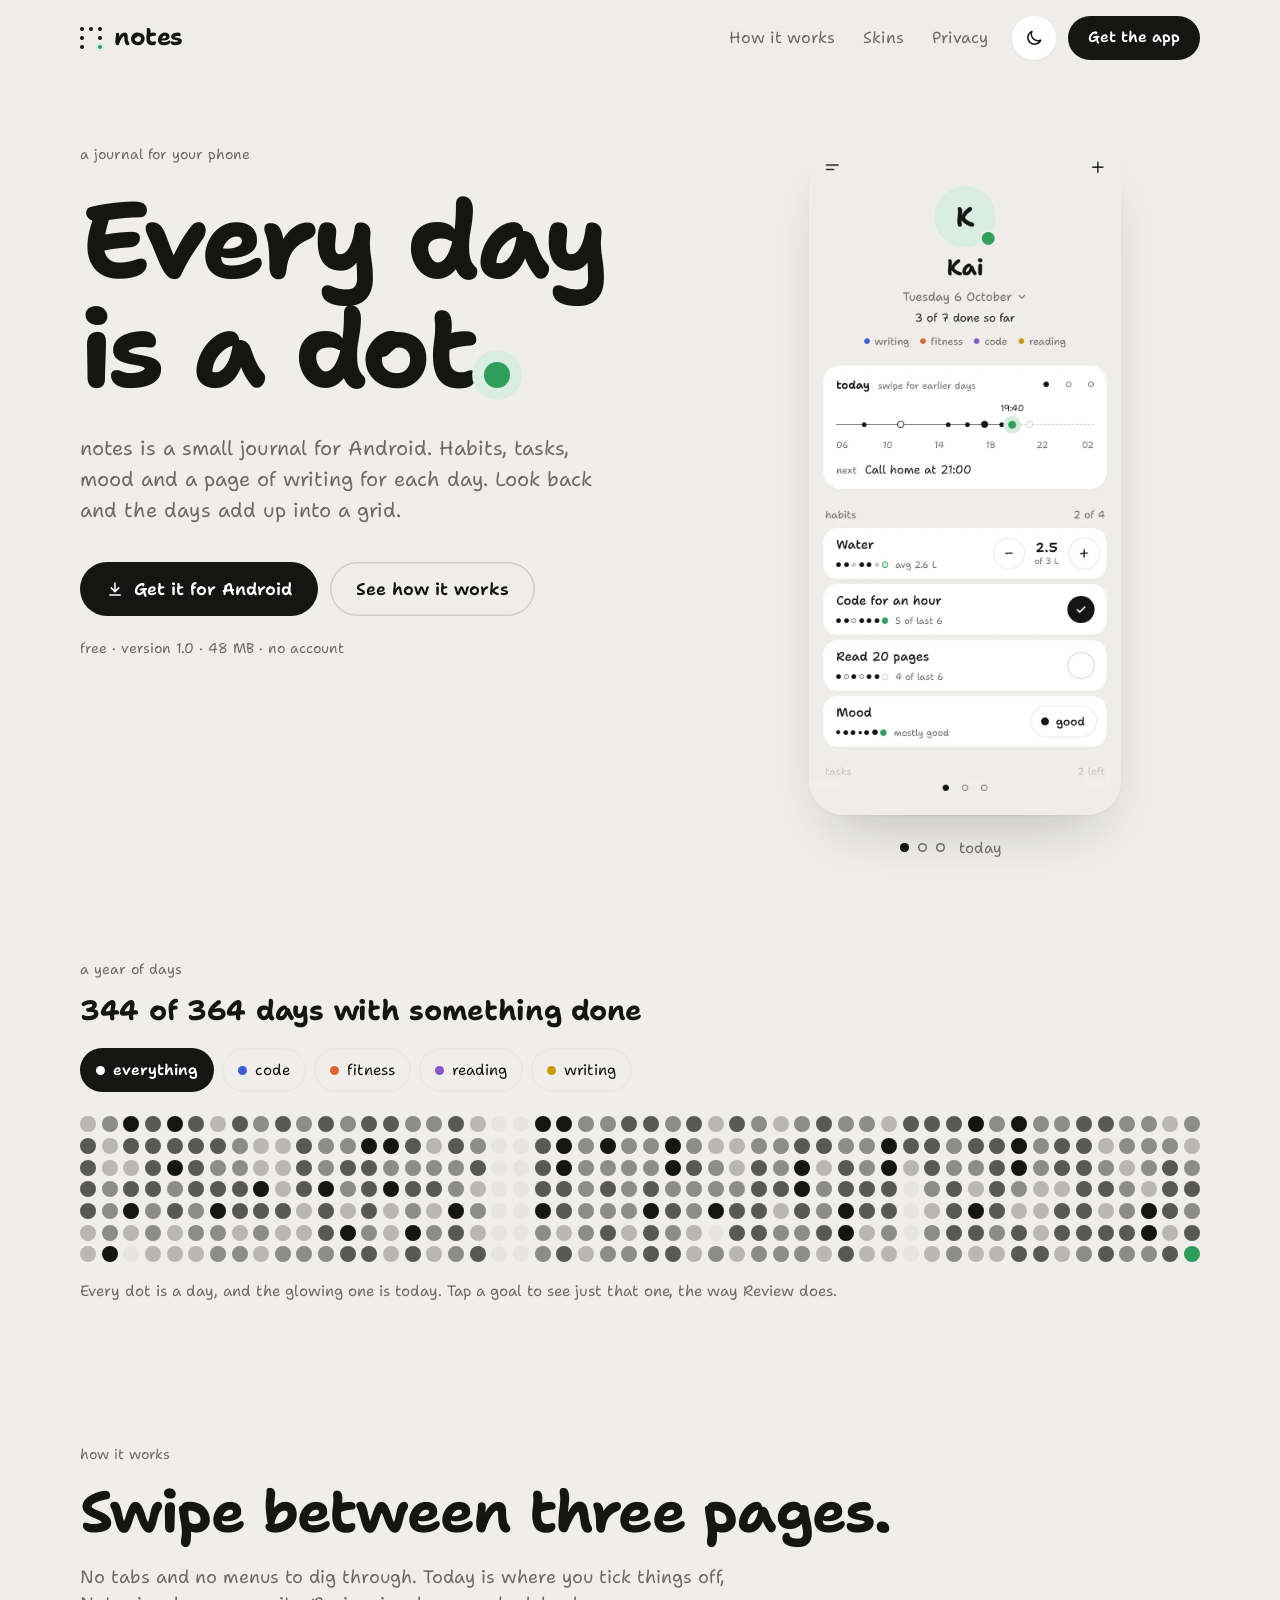
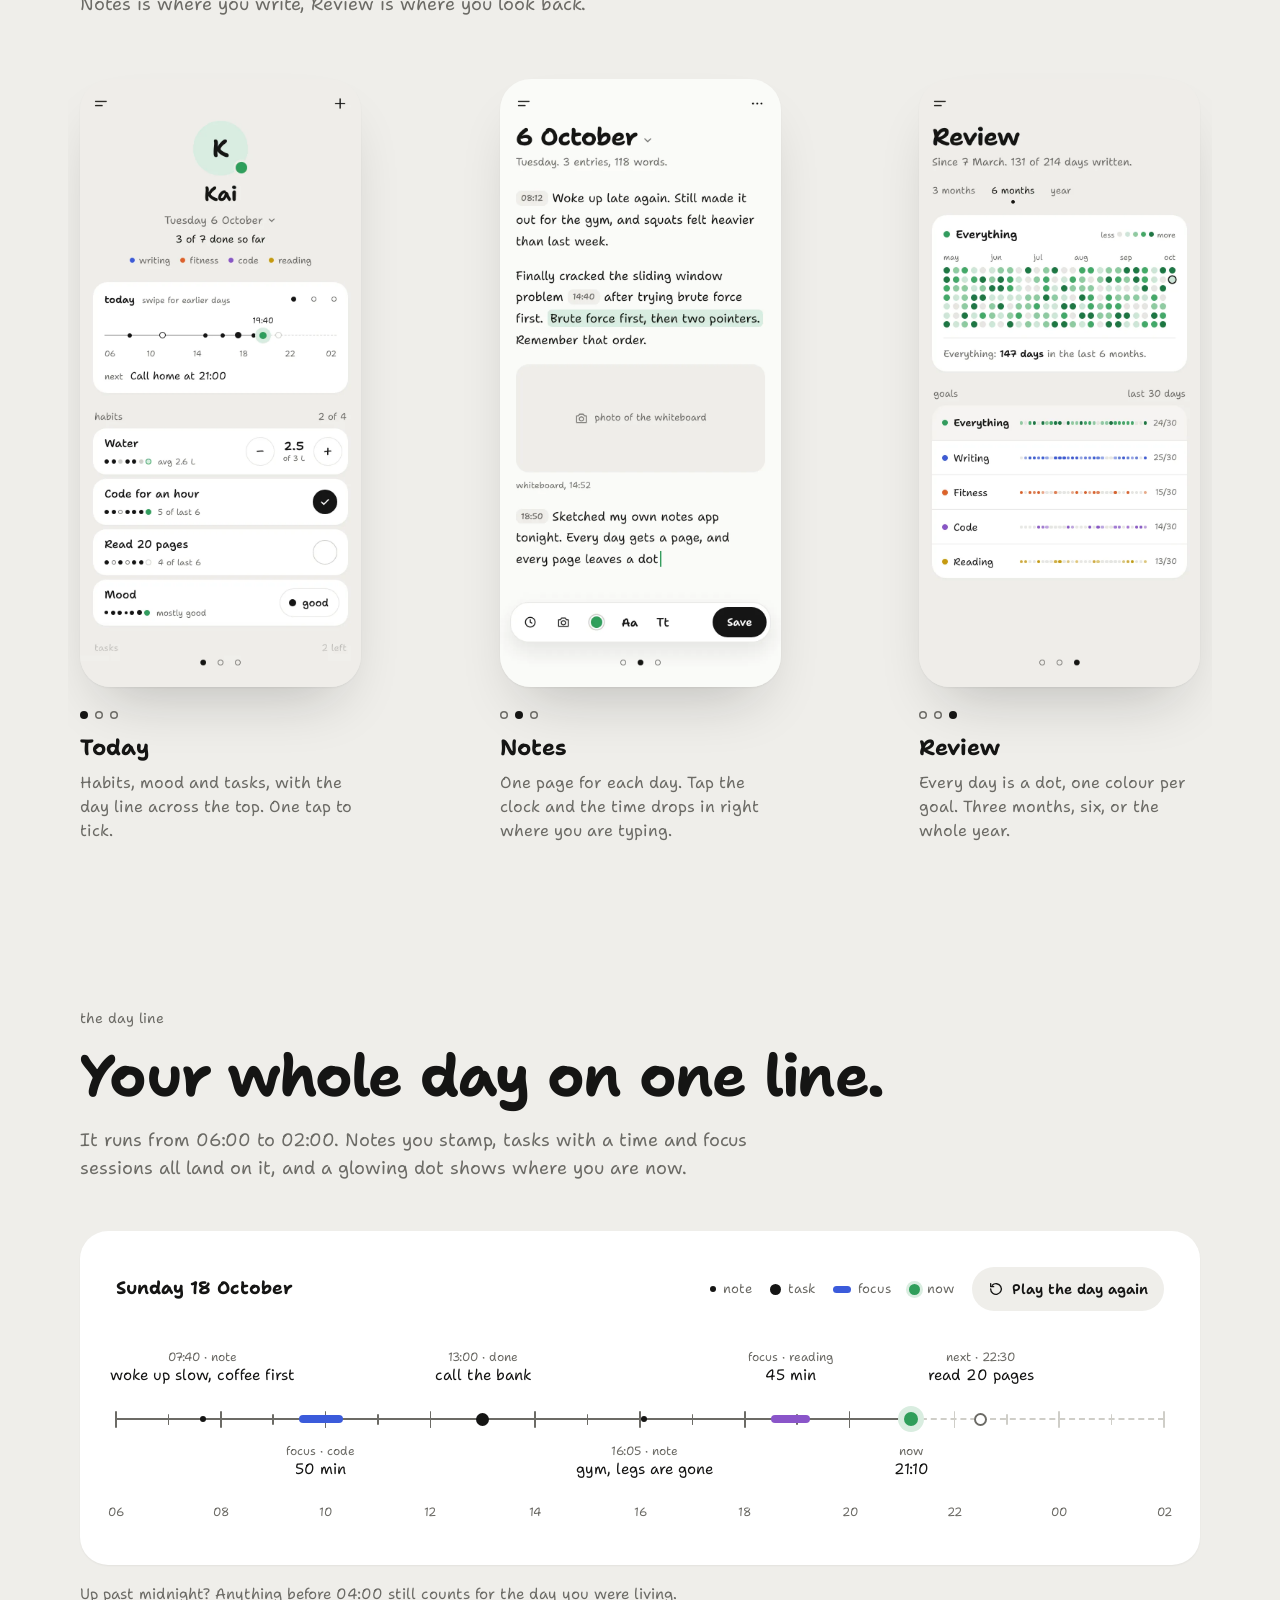
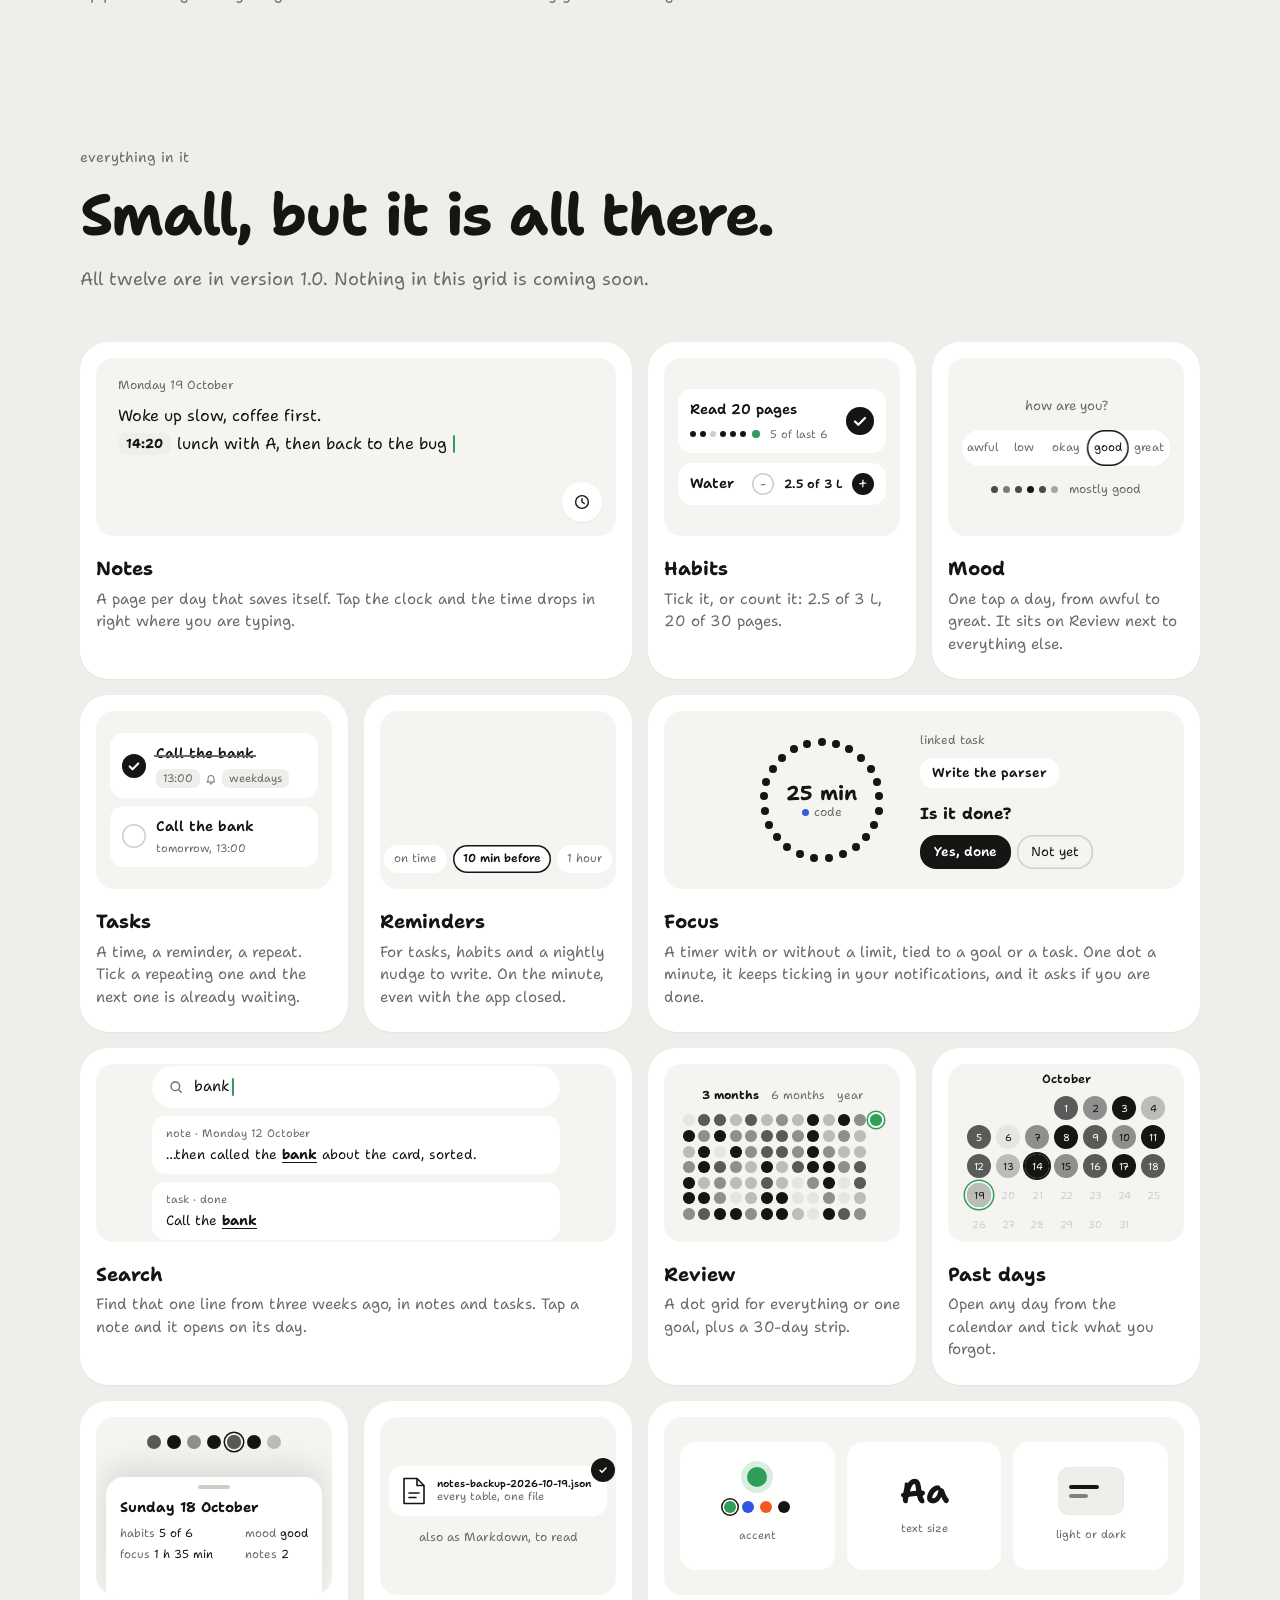
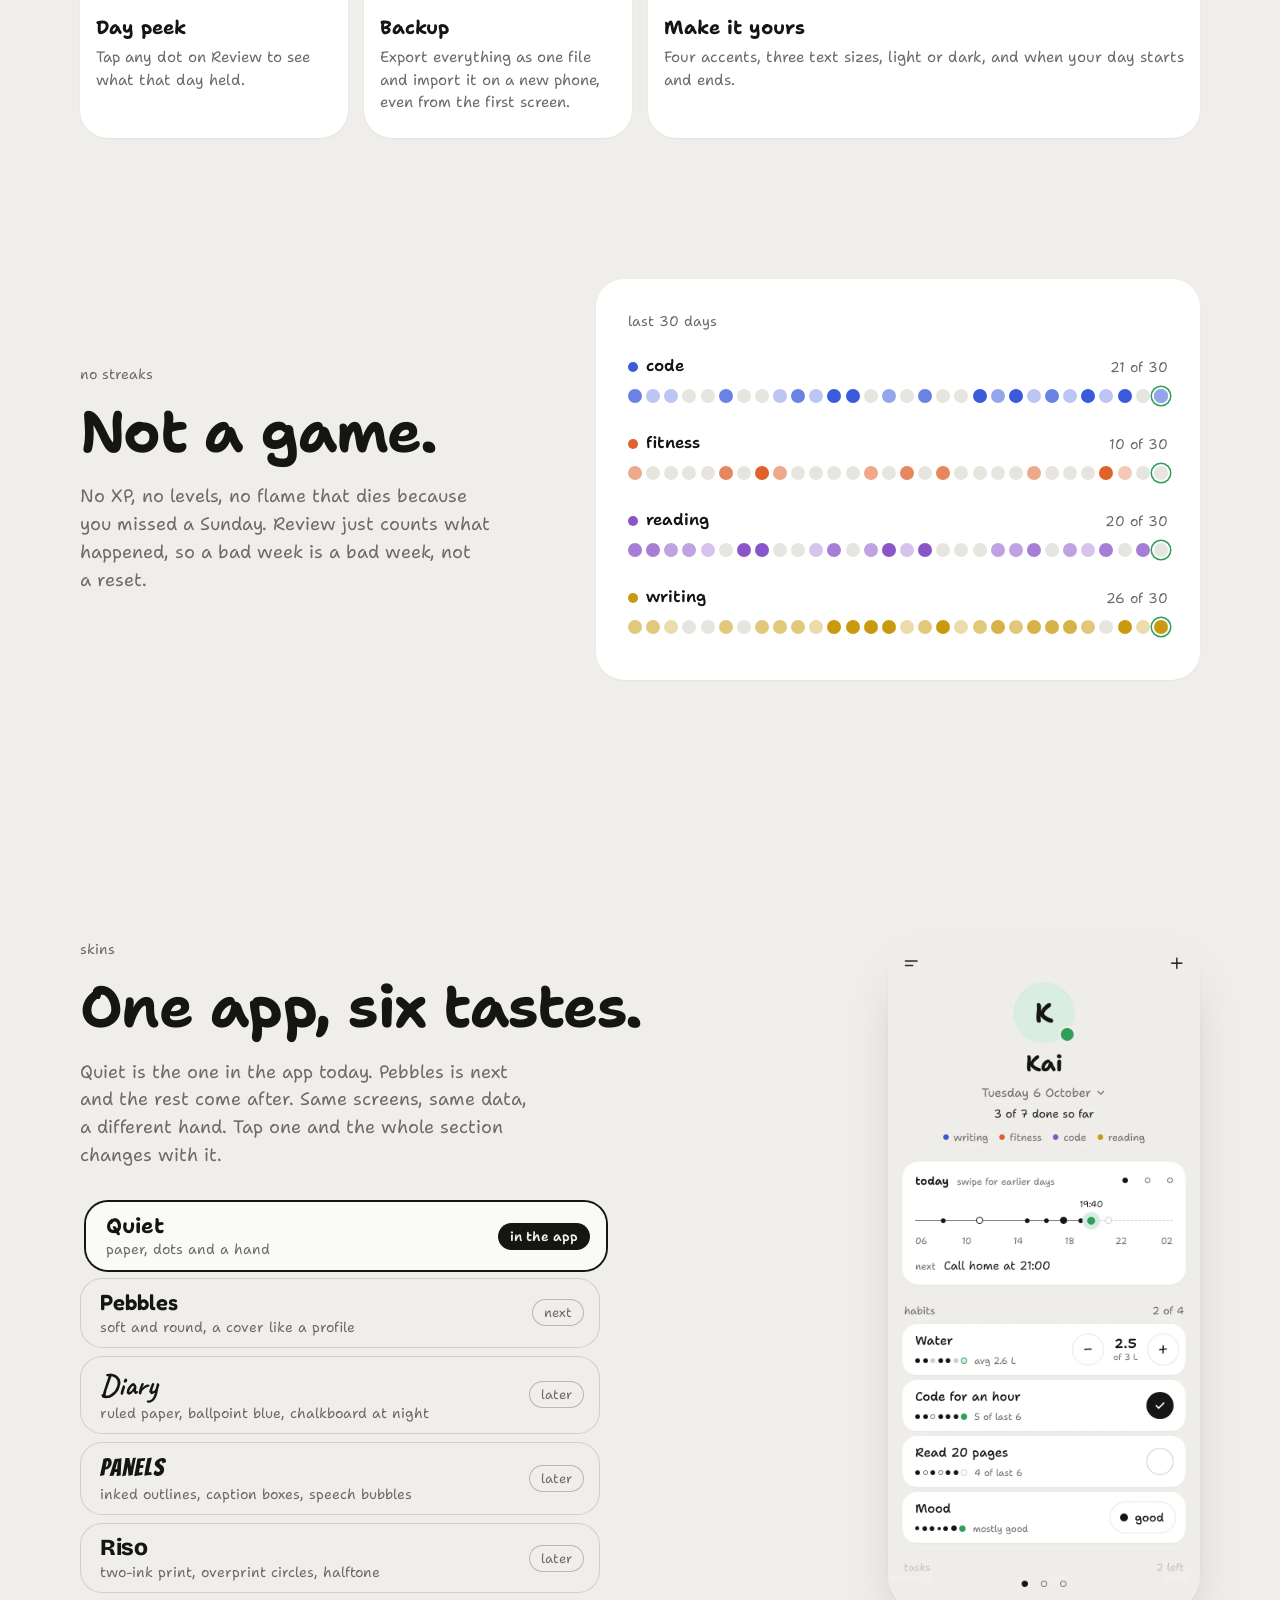
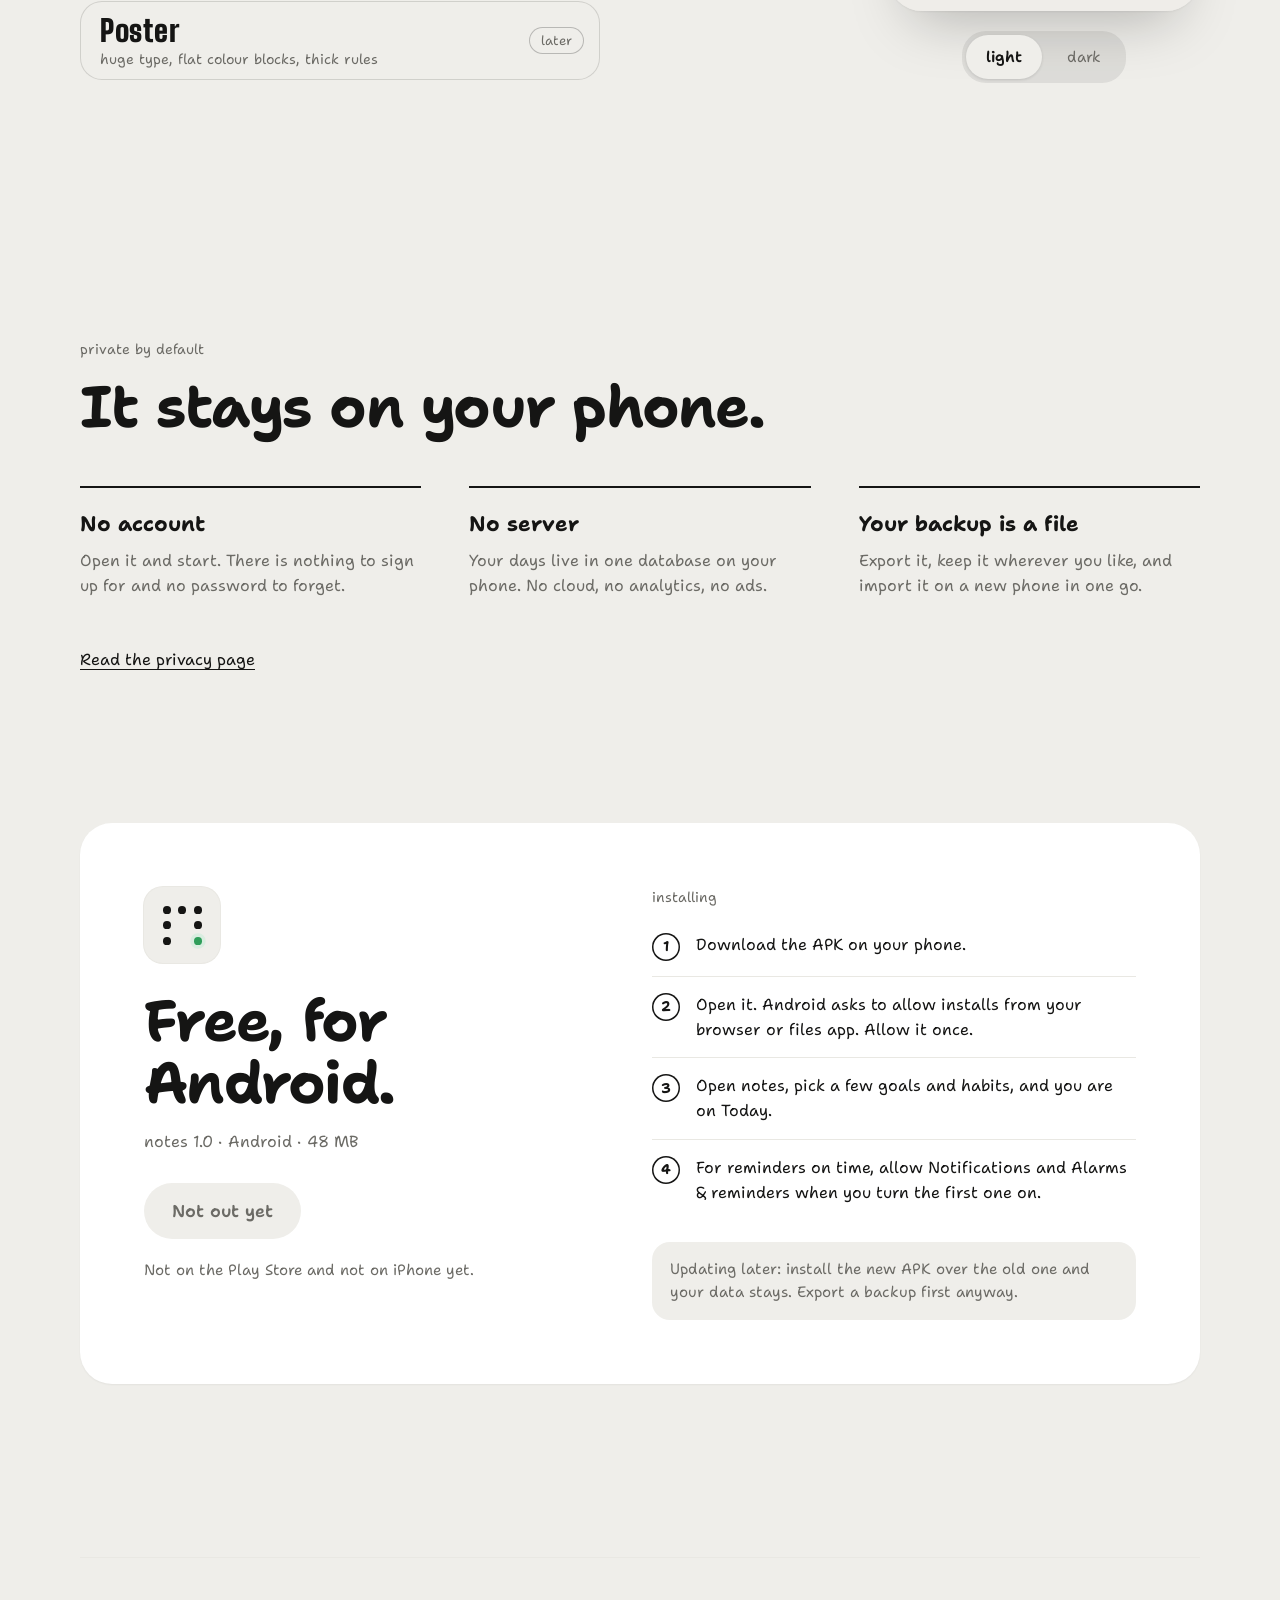
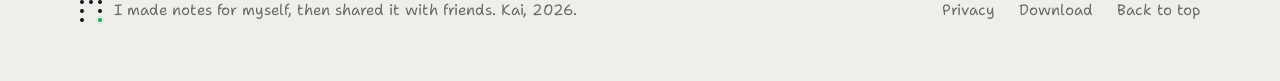
<file: site/index.html>
<!doctype html>
<html lang="en">
<head>
<meta charset="utf-8">
<meta name="viewport" content="width=device-width, initial-scale=1">
<title>notes, a journal for your phone</title>
<meta name="description" content="notes is a small journal for Android. Habits, tasks, mood and a page of writing for each day. Free, no account, everything stays on your phone.">
<meta name="theme-color" content="#EFEEEA" media="(prefers-color-scheme: light)">
<meta name="theme-color" content="#111110" media="(prefers-color-scheme: dark)">
<meta property="og:type" content="website">
<meta property="og:title" content="notes, a journal for your phone">
<meta property="og:description" content="Every day is a dot. Habits, tasks, mood and a page of writing for each day. Free, for Android.">
<!-- share previews need absolute URLs; if the site moves to its own domain, change these two -->
<meta property="og:url" content="https://kai-972.github.io/Notes-Web/">
<meta property="og:image" content="https://kai-972.github.io/Notes-Web/img/og.png">
<meta property="og:image:width" content="1200">
<meta property="og:image:height" content="630">
<meta property="og:image:alt" content="notes: Every day is a dot, next to a phone showing the Today page">
<meta name="twitter:card" content="summary_large_image">
<link rel="icon" type="image/png" href="img/favicon.png">
<link rel="preconnect" href="https://fonts.googleapis.com">
<link rel="preconnect" href="https://fonts.gstatic.com" crossorigin>
<link rel="stylesheet" href="https://fonts.googleapis.com/css2?family=Shantell+Sans:wght@300..800&amp;display=swap">
<link rel="stylesheet" href="styles.css">
<script>document.documentElement.className='js';try{var m=localStorage.getItem('notes-mode');if(m==='light'||m==='dark')document.documentElement.dataset.theme=m}catch(e){}</script>
<script src="main.js" defer></script>
</head>
<body id="top">

<div class="nav">
  <header class="wrap bar">
    <a class="brand" href="#top">
      <span class="mark pop" aria-hidden="true"><i></i><i></i><i></i><i></i><i></i><i></i><i></i></span>
      <b>notes</b>
    </a>
    <div class="bar-end">
      <nav class="navlinks" aria-label="Sections">
        <a href="#how">How it works</a>
        <a href="#skins">Skins</a>
        <a href="privacy.html">Privacy</a>
      </nav>
      <button class="tog lift" type="button" data-mode-toggle aria-label="Switch to dark mode" hidden>
        <svg class="on-light" aria-hidden="true" width="20" height="20" viewBox="0 0 24 24" fill="none" stroke="currentColor" stroke-width="1.8" stroke-linecap="round" stroke-linejoin="round"><path d="M20 14.5A8 8 0 0 1 9.5 4a8 8 0 1 0 10.5 10.5z"/></svg>
        <svg class="on-dark" aria-hidden="true" width="20" height="20" viewBox="0 0 24 24" fill="none" stroke="currentColor" stroke-width="1.8" stroke-linecap="round"><circle cx="12" cy="12" r="4.2"/><path d="M12 2.5v2.2M12 19.3v2.2M2.5 12h2.2M19.3 12h2.2M5.3 5.3l1.6 1.6M17.1 17.1l1.6 1.6M5.3 18.7l1.6-1.6M17.1 6.9l1.6-1.6"/></svg>
      </button>
      <a class="btn btn-ink lift" href="#get">Get the app</a>
    </div>
  </header>
</div>

<main>
  <section class="wrap hero">
    <div class="hero-text">
      <p class="label fu" style="animation-delay:.05s">a journal for your phone</p>
      <h1><span class="nb"><span class="w" style="animation-delay:.1s">Every</span> <span class="w" style="animation-delay:.2s">day</span></span> <span class="nb"><span class="w" style="animation-delay:.3s">is</span> <span class="w" style="animation-delay:.4s">a</span> <span class="w" style="animation-delay:.5s">dot</span><span class="hdot" aria-hidden="true"></span></span></h1>
      <p class="lead fu" style="animation-delay:.6s">notes is a small journal for Android. Habits, tasks, mood and a page of writing for each day. Look back and the days add up into a grid.</p>
      <div class="actions fu" style="animation-delay:.72s">
        <a class="btn btn-ink btn-lg lift bob" href="#get">
          <svg aria-hidden="true" width="18" height="18" viewBox="0 0 24 24" fill="none" stroke="currentColor" stroke-width="2" stroke-linecap="round" stroke-linejoin="round"><path d="M12 4v11M7 10.5l5 5 5-5M5 20h14"/></svg>
          Get it for Android
        </a>
        <a class="btn btn-ring btn-lg lift" href="#how">See how it works</a>
      </div>
      <p class="meta fu" style="animation-delay:.84s">free · version 1.0 · 48 MB · no account</p>
    </div>

    <div class="hero-phone fu" style="animation-delay:.3s">
      <div class="phone">
        <div class="p3">
          <img class="on-light" src="img/quiet-today-light.webp" width="780" height="1688" alt="The Today page: habits, mood, tasks and the day line">
          <img class="on-light" src="img/quiet-notes-light.webp" width="780" height="1688" alt="The Notes page: one page of writing for the day, with time chips">
          <img class="on-light" src="img/quiet-review-light.webp" width="780" height="1688" alt="The Review page: a grid where every day is a dot">
          <img class="on-dark" src="img/quiet-today-dark.webp" width="780" height="1688" alt="The Today page: habits, mood, tasks and the day line">
          <img class="on-dark" src="img/quiet-notes-dark.webp" width="780" height="1688" alt="The Notes page: one page of writing for the day, with time chips">
          <img class="on-dark" src="img/quiet-review-dark.webp" width="780" height="1688" alt="The Review page: a grid where every day is a dot">
        </div>
      </div>
      <div class="caption" aria-hidden="true">
        <span class="dots">
          <span><b class="c0"></b></span>
          <span><b class="c1"></b></span>
          <span><b class="c2"></b></span>
        </span>
        <span class="names">
          <span class="c0">today</span>
          <span class="c1">notes</span>
          <span class="c2">review</span>
        </span>
      </div>
    </div>
  </section>

  <section class="wrap sec" data-reveal>
    <div class="year-head">
      <div class="rv">
        <p class="sl" style="margin-bottom:8px">a year of days</p>
        <p class="year-count" data-year-count aria-live="polite">344 of 364 days with something done</p>
      </div>
      <div class="chips rv" role="group" aria-label="Show a goal" data-year-chips style="transition-delay:.1s" hidden>
        <button class="chip" type="button" data-goal="-1" aria-pressed="true" style="--sw:var(--ink)"><span class="sw" aria-hidden="true"></span>everything</button>
        <button class="chip" type="button" data-goal="0" aria-pressed="false" style="--sw:var(--g0)"><span class="sw" aria-hidden="true"></span>code</button>
        <button class="chip" type="button" data-goal="1" aria-pressed="false" style="--sw:var(--g1)"><span class="sw" aria-hidden="true"></span>fitness</button>
        <button class="chip" type="button" data-goal="2" aria-pressed="false" style="--sw:var(--g2)"><span class="sw" aria-hidden="true"></span>reading</button>
        <button class="chip" type="button" data-goal="3" aria-pressed="false" style="--sw:var(--g3)"><span class="sw" aria-hidden="true"></span>writing</button>
      </div>
    </div>
    <div class="year-grid" role="img" aria-label="A year of days as dots, 344 of 364 days with something done" data-year-grid></div>
    <p class="year-note rv" style="transition-delay:.3s">Every dot is a day, and the glowing one is today. Tap a goal to see just that one, the way Review does.</p>
  </section>

  <section id="how" class="sec" data-reveal>
    <div class="wrap">
      <div class="rv sh">
        <p class="sl">how it works</p>
        <h2>Swipe between <span class="nb">three pages.</span></h2>
        <p class="intro">No tabs and no menus to dig through. Today is where you tick things off, Notes is where you write, Review is where you look back.</p>
      </div>
      <div class="strip">
        <figure class="step rv" style="transition-delay:.05s">
          <div class="phone">
            <img class="on-light" src="img/quiet-today-light.webp" width="780" height="1688" loading="lazy" alt="The Today page: habits, mood, tasks and the day line">
            <img class="on-dark" src="img/quiet-today-dark.webp" width="780" height="1688" loading="lazy" alt="The Today page: habits, mood, tasks and the day line">
          </div>
          <figcaption>
            <span class="pdots" aria-hidden="true"><i class="on"></i><i></i><i></i></span>
            <b>Today</b>
            <p class="step-d">Habits, mood and tasks, with the day line across the top. One tap to tick.</p>
          </figcaption>
        </figure>
        <figure class="step rv" style="transition-delay:.18s">
          <div class="phone">
            <img class="on-light" src="img/quiet-notes-light.webp" width="780" height="1688" loading="lazy" alt="The Notes page: one page of writing for the day, with time chips">
            <img class="on-dark" src="img/quiet-notes-dark.webp" width="780" height="1688" loading="lazy" alt="The Notes page: one page of writing for the day, with time chips">
          </div>
          <figcaption>
            <span class="pdots" aria-hidden="true"><i></i><i class="on"></i><i></i></span>
            <b>Notes</b>
            <p class="step-d">One page for each day. Tap the clock and the time drops in right where you are typing.</p>
          </figcaption>
        </figure>
        <figure class="step rv" style="transition-delay:.31s">
          <div class="phone">
            <img class="on-light" src="img/quiet-review-light.webp" width="780" height="1688" loading="lazy" alt="The Review page: a grid where every day is a dot">
            <img class="on-dark" src="img/quiet-review-dark.webp" width="780" height="1688" loading="lazy" alt="The Review page: a grid where every day is a dot">
          </div>
          <figcaption>
            <span class="pdots" aria-hidden="true"><i></i><i></i><i class="on"></i></span>
            <b>Review</b>
            <p class="step-d">Every day is a dot, one colour per goal. Three months, six, or the whole year.</p>
          </figcaption>
        </figure>
      </div>
    </div>
  </section>

  <section class="wrap sec day" data-reveal>
    <div class="rv sh">
      <p class="sl">the day line</p>
      <h2><span class="nb">Your whole day</span> <span class="nb">on one line.</span></h2>
      <p class="intro">It runs from 06:00 to 02:00. Notes you stamp, tasks with a time and focus sessions all land on it, and a glowing dot shows where you are now.</p>
    </div>
    <div class="day-card rv">
      <div class="day-top">
        <span class="day-date">Sunday 18 October</span>
        <div class="day-tools">
          <span class="legend">
            <span><i aria-hidden="true" style="width:6px;height:6px"></i>note</span>
            <span><i aria-hidden="true" style="width:11px;height:11px"></i>task</span>
            <span><i aria-hidden="true" style="width:18px;height:7px;border-radius:4px;background:var(--g0)"></i>focus</span>
            <span><i aria-hidden="true" style="width:11px;height:11px;background:var(--acc);box-shadow:0 0 0 3px var(--soft)"></i>now</span>
          </span>
          <button class="btn-chip lift" type="button" data-day-replay hidden>
            <svg aria-hidden="true" width="16" height="16" viewBox="0 0 24 24" fill="none" stroke="currentColor" stroke-width="2" stroke-linecap="round" stroke-linejoin="round"><path d="M4 12a8 8 0 1 0 2.4-5.7"/><path d="M4 4v4.5h4.5"/></svg>
            Play the day again
          </button>
        </div>
      </div>
      <div class="trackbox">
        <div class="dl" data-day-line role="img" aria-label="A day line from 06:00 to 02:00 with notes, a task, two focus sessions, the current time at 21:10 and a task coming up at 22:30">
          <span class="dlp"></span>
          <span class="dlf"></span>
          <i class="tk M" style="--i:0"></i><i class="tk" style="--i:1"></i><i class="tk M" style="--i:2"></i><i class="tk" style="--i:3"></i><i class="tk M" style="--i:4"></i><i class="tk" style="--i:5"></i><i class="tk M" style="--i:6"></i>
          <i class="tk" style="--i:7"></i><i class="tk M" style="--i:8"></i><i class="tk" style="--i:9"></i><i class="tk M" style="--i:10"></i><i class="tk" style="--i:11"></i><i class="tk M" style="--i:12"></i><i class="tk" style="--i:13"></i>
          <i class="tk M" style="--i:14"></i><i class="tk" style="--i:15"></i><i class="tk M f" style="--i:16"></i><i class="tk f" style="--i:17"></i><i class="tk M f" style="--i:18"></i><i class="tk f" style="--i:19"></i><i class="tk M f" style="--i:20"></i>
          <span class="hr" style="--i:0">06</span><span class="hr" style="--i:2">08</span><span class="hr" style="--i:4">10</span><span class="hr" style="--i:6">12</span><span class="hr" style="--i:8">14</span><span class="hr" style="--i:10">16</span>
          <span class="hr" style="--i:12">18</span><span class="hr" style="--i:14">20</span><span class="hr" style="--i:16">22</span><span class="hr" style="--i:18">00</span><span class="hr" style="--i:20">02</span>
          <span class="dm at" style="--h:7;--m:40;--s:6px"></span>
          <span class="dbar at" style="--h:9;--m:30;--dur:50;background:var(--g0)"></span>
          <span class="dm at" style="--h:13;--s:13px"></span>
          <span class="dm at" style="--h:16;--m:5;--s:6px"></span>
          <span class="dbar at" style="--h:18;--m:30;--dur:45;background:var(--g2)"></span>
          <span class="dm next at" style="--h:22;--m:30;--s:13px"></span>
          <span class="dln"></span>
          <span class="dll up at" style="--h:7;--m:40"><small>07:40 · note</small><span>woke up slow, coffee first</span></span>
          <span class="dll dn at" style="--h:9;--m:55;--d:calc((10 + 20 / 60 - 6) / 20 * 100 / var(--now) * 3.6s)"><small>focus · code</small><span>50 min</span></span>
          <span class="dll up at" style="--h:13"><small>13:00 · done</small><span>call the bank</span></span>
          <span class="dll dn at" style="--h:16;--m:5"><small>16:05 · note</small><span>gym, legs are gone</span></span>
          <span class="dll up at" style="--h:18;--m:52.5;--d:calc((19 + 15 / 60 - 6) / 20 * 100 / var(--now) * 3.6s)"><small>focus · reading</small><span>45 min</span></span>
          <span class="dll dn at" style="--h:21;--m:10;--d:3.6s"><small>now</small><span>21:10</span></span>
          <span class="dll up at" style="--h:22;--m:30;--d:3.9s"><small>next · 22:30</small><span>read 20 pages</span></span>
        </div>
      </div>
    </div>
    <p class="day-note rv" style="transition-delay:.3s">Up past midnight? Anything before 04:00 still counts for the day you were living.</p>
  </section>

  <section class="wrap sec" data-reveal>
    <div class="rv sh">
      <p class="sl">everything in it</p>
      <h2><span class="nb">Small, but</span> <span class="nb">it is all there.</span></h2>
      <p class="intro">All twelve are in version 1.0. Nothing in this grid is coming soon.</p>
      <p class="f-hint">Swipe sideways to see them all.</p>
    </div>
    <div class="bento">

      <article class="f-tile span2 rv">
        <div class="f-demo" aria-hidden="true" style="justify-content:flex-start;align-items:stretch">
          <div style="position:relative;width:100%;padding:18px 22px;display:flex;flex-direction:column;align-items:flex-start;gap:2px;font-size:16px;line-height:1.6;text-align:left">
            <span style="margin-bottom:6px;font-size:12px;color:var(--ink2)">Monday 19 October</span>
            <span class="f-type" style="--d:.3s;--dur:1.1s;--steps:26">Woke up slow, coffee first.</span>
            <span style="display:flex;align-items:center;gap:6px;white-space:nowrap">
              <span class="f-pop" style="--d:1.75s;padding:0 8px;border-radius:8px;background:var(--chip);font-size:13px;font-weight:700;line-height:22px">14:20</span>
              <span class="f-type" style="--d:2s;--dur:1.4s;--steps:30">lunch with A, then back to the bug</span>
              <span class="f-caret" style="--d:3.4s;display:inline-block;width:2px;height:18px;border-radius:1px;background:var(--acc)"></span>
            </span>
            <span style="position:absolute;right:14px;bottom:14px;display:flex;align-items:center;justify-content:center;width:40px;height:40px;border-radius:20px;background:var(--card);box-shadow:var(--card-edge)">
              <svg width="18" height="18" viewBox="0 0 24 24" fill="none" stroke="currentColor" stroke-width="1.9" stroke-linecap="round" stroke-linejoin="round"><circle cx="12" cy="12" r="8.5"/><path d="M12 7.5V12l3 2"/></svg>
              <span class="f-tap" style="--d:1.45s;position:absolute;inset:0;border-radius:20px;box-shadow:0 0 0 2px var(--ink)"></span>
            </span>
          </div>
        </div>
        <h3>Notes</h3>
        <p>A page per day that saves itself. Tap the clock and the time drops in right where you are typing.</p>
      </article>

      <article class="f-tile rv" style="transition-delay:.06s">
        <div class="f-demo" aria-hidden="true">
          <div class="stack">
            <div class="row" style="justify-content:space-between">
              <span style="display:flex;flex-direction:column;gap:5px;min-width:0">
                <span class="t">Read 20 pages</span>
                <span class="dotrow">
                  <i></i><i></i><i class="h"></i><i></i><i></i><i></i>
                  <span class="ck" style="width:8px;height:8px;margin-left:2px"><b class="f-pop" style="--d:1.15s;background:var(--acc)"></b></span>
                  <span class="sub" style="margin-left:6px">5 of last 6</span>
                </span>
              </span>
              <span class="ck" style="width:28px;height:28px">
                <b class="f-pop" style="--d:.9s"></b>
                <svg class="f-chk" width="28" height="28" viewBox="0 0 28 28" fill="none" stroke="var(--on-ink)" stroke-width="2.2" stroke-linecap="round" stroke-linejoin="round"><path d="M9 14.5l3.3 3.3L19 11" style="--d:1.05s"/></svg>
              </span>
            </div>
            <div class="row" style="justify-content:space-between;gap:8px">
              <span class="t">Water</span>
              <span style="display:flex;align-items:center;gap:6px">
                <span style="display:flex;align-items:center;justify-content:center;width:22px;height:22px;border-radius:50%;box-shadow:inset 0 0 0 1.5px var(--faint);font-size:13px;color:var(--ink2)">-</span>
                <span style="position:relative;display:block;width:66px;height:18px;font-size:12px;text-align:center">
                  <span class="f-out" style="--d:1.9s;position:absolute;inset:0">2 of 3 L</span>
                  <span class="f-fade" style="--d:2s;position:absolute;inset:0;font-weight:600">2.5 of 3 L</span>
                </span>
                <span style="position:relative;display:flex;align-items:center;justify-content:center;width:22px;height:22px;border-radius:50%;background:var(--ink);color:var(--on-ink);font-size:14px">+<span class="f-tap" style="--d:1.75s;position:absolute;inset:0;border-radius:50%;box-shadow:0 0 0 2px var(--ink)"></span></span>
              </span>
            </div>
          </div>
        </div>
        <h3>Habits</h3>
        <p>Tick it, or count it: 2.5 of 3 L, 20 of 30 pages.</p>
      </article>

      <article class="f-tile rv" style="transition-delay:.12s">
        <div class="f-demo" aria-hidden="true">
          <div class="stack" style="align-items:center;gap:14px">
            <span style="font-size:13px;color:var(--ink2)">how are you?</span>
            <span style="position:relative;display:flex;width:100%;height:36px;border-radius:18px;background:var(--card)">
              <span class="f-moodsel" style="position:absolute;left:0;top:0;width:20%;height:36px;border-radius:18px;box-shadow:inset 0 0 0 1.5px var(--ink)"></span>
              <span style="flex:1;display:flex;align-items:center;justify-content:center;font-size:11.5px;color:var(--ink2)">awful</span>
              <span style="flex:1;display:flex;align-items:center;justify-content:center;font-size:11.5px;color:var(--ink2)">low</span>
              <span style="flex:1;display:flex;align-items:center;justify-content:center;font-size:11.5px;color:var(--ink2)">okay</span>
              <span style="flex:1;display:flex;align-items:center;justify-content:center;font-size:11.5px;color:var(--ink)">good</span>
              <span style="flex:1;display:flex;align-items:center;justify-content:center;font-size:11.5px;color:var(--ink2)">great</span>
            </span>
            <span class="mood-dots">
              <i style="opacity:.76"></i><i style="opacity:.55"></i><i style="opacity:.76"></i><i></i><i style="opacity:.76"></i><i style="opacity:.35"></i>
              <span style="margin-left:6px;font-size:12px;color:var(--ink2)">mostly good</span>
            </span>
          </div>
        </div>
        <h3>Mood</h3>
        <p>One tap a day, from awful to great. It sits on Review next to everything else.</p>
      </article>

      <article class="f-tile rv" style="transition-delay:.18s">
        <div class="f-demo" aria-hidden="true">
          <div class="stack" style="gap:8px">
            <div class="row">
              <span class="ck" style="width:24px;height:24px">
                <b class="f-pop" style="--d:.9s"></b>
                <svg class="f-chk" width="24" height="24" viewBox="0 0 28 28" fill="none" stroke="var(--on-ink)" stroke-width="2.4" stroke-linecap="round" stroke-linejoin="round"><path d="M9 14.5l3.3 3.3L19 11" style="--d:1.05s"/></svg>
              </span>
              <span style="display:flex;flex-direction:column;gap:4px;min-width:0">
                <span class="t" style="position:relative;align-self:flex-start">Call the bank<span class="f-strike" style="--d:1.2s;position:absolute;left:-2px;right:-2px;top:52%;height:1.5px;background:var(--ink2)"></span></span>
                <span class="sub" style="display:flex;align-items:center;gap:5px">
                  <span class="chip-s">13:00</span>
                  <svg width="12" height="12" viewBox="0 0 24 24" fill="none" stroke="currentColor" stroke-width="2" stroke-linecap="round" stroke-linejoin="round"><path d="M6 16V11a6 6 0 0 1 12 0v5l1.5 2h-15z"/><path d="M10 20.5a2 2 0 0 0 4 0"/></svg>
                  <span class="chip-s">weekdays</span>
                </span>
              </span>
            </div>
            <div class="row f-up" style="--d:1.8s">
              <span style="flex:0 0 auto;width:24px;height:24px;border-radius:50%;box-shadow:inset 0 0 0 1.5px var(--faint)"></span>
              <span style="display:flex;flex-direction:column;gap:2px">
                <span class="t">Call the bank</span>
                <span class="sub">tomorrow, 13:00</span>
              </span>
            </div>
          </div>
        </div>
        <h3>Tasks</h3>
        <p>A time, a reminder, a repeat. Tick a repeating one and the next one is already waiting.</p>
      </article>

      <article class="f-tile rv" style="transition-delay:.24s">
        <div class="f-demo" aria-hidden="true" style="align-items:flex-end;padding-bottom:16px">
          <div class="f-notif" style="position:absolute;left:12px;right:12px;top:14px;display:flex;align-items:center;gap:10px;padding:10px 12px;border-radius:16px;background:var(--card);box-shadow:var(--float)">
            <span style="flex:0 0 auto;display:flex;align-items:center;justify-content:center;width:32px;height:32px;border-radius:9px;background:var(--paper)">
              <span class="mark" style="transform:scale(.66)"><i></i><i></i><i></i><i></i><i></i><i></i><i></i></span>
            </span>
            <span style="display:flex;flex-direction:column;min-width:0;line-height:1.3">
              <span class="sub">notes · now</span>
              <span style="font-size:14px;font-weight:600">Call the bank</span>
              <span style="font-size:12px;color:var(--ink2)">in 10 minutes, at 13:00</span>
            </span>
          </div>
          <span style="display:flex;gap:6px;font-size:11.5px">
            <span class="pill-s">on time</span>
            <span class="pill-s on">10 min before</span>
            <span class="pill-s">1 hour</span>
          </span>
        </div>
        <h3>Reminders</h3>
        <p>For tasks, habits and a nightly nudge to write. On the minute, even with the app closed.</p>
      </article>

      <article class="f-tile span2 rv" style="transition-delay:.3s">
        <div class="f-demo" aria-hidden="true" style="flex-wrap:wrap;gap:20px 32px;padding:14px">
          <span data-ring style="position:relative;flex:0 0 auto;display:block;width:132px;height:132px">
            <span style="position:absolute;inset:0;display:flex;flex-direction:column;align-items:center;justify-content:center;line-height:1.2">
              <span style="font-size:20px;font-weight:700">25 min</span>
              <span style="display:flex;align-items:center;gap:5px;font-size:12px;color:var(--ink2)"><span style="width:7px;height:7px;border-radius:50%;background:var(--g0)"></span>code</span>
            </span>
          </span>
          <span style="display:flex;flex-direction:column;align-items:flex-start;gap:8px;min-width:170px">
            <span style="font-size:12px;color:var(--ink2)">linked task</span>
            <span style="padding:5px 12px;border-radius:14px;background:var(--card);font-size:13px;font-weight:600">Write the parser</span>
            <span class="f-up" style="--d:4.3s;display:flex;flex-direction:column;align-items:flex-start;gap:8px;margin-top:6px">
              <span style="font-size:16px;font-weight:700">Is it done?</span>
              <span style="display:flex;gap:6px">
                <span style="padding:7px 14px;border-radius:16px;background:var(--ink);color:var(--on-ink);font-size:13px;font-weight:600">Yes, done</span>
                <span style="padding:7px 14px;border-radius:16px;box-shadow:inset 0 0 0 1.5px var(--faint);font-size:13px">Not yet</span>
              </span>
            </span>
          </span>
        </div>
        <h3>Focus</h3>
        <p>A timer with or without a limit, tied to a goal or a task. One dot a minute, it keeps ticking in your notifications, and it asks if you are done.</p>
      </article>

      <article class="f-tile span2 rv" style="transition-delay:.36s">
        <div class="f-demo" aria-hidden="true">
          <div style="width:100%;max-width:440px;padding:0 16px;display:flex;flex-direction:column;gap:8px">
            <span style="display:flex;align-items:center;gap:10px;height:42px;padding:0 16px;border-radius:21px;background:var(--card);font-size:15px">
              <svg width="16" height="16" viewBox="0 0 24 24" fill="none" stroke="var(--ink2)" stroke-width="2" stroke-linecap="round"><circle cx="11" cy="11" r="6.5"/><path d="M16 16l4 4"/></svg>
              <span class="f-type" style="--d:.4s;--dur:.7s;--steps:4">bank</span>
              <span class="f-caret" style="--d:1.1s;display:inline-block;width:2px;height:18px;margin-left:-8px;border-radius:1px;background:var(--acc)"></span>
            </span>
            <span class="row f-up" style="--d:1.3s;flex-direction:column;align-items:flex-start;gap:2px;padding:9px 14px">
              <span class="sub">note · Monday 12 October</span>
              <span style="font-size:13.5px">…then called the <b style="text-decoration:underline;text-underline-offset:3px">bank</b> about the card, sorted.</span>
            </span>
            <span class="row f-up" style="--d:1.5s;flex-direction:column;align-items:flex-start;gap:2px;padding:9px 14px">
              <span class="sub">task · done</span>
              <span style="font-size:13.5px">Call the <b style="text-decoration:underline;text-underline-offset:3px">bank</b></span>
            </span>
          </div>
        </div>
        <h3>Search</h3>
        <p>Find that one line from three weeks ago, in notes and tasks. Tap a note and it opens on its day.</p>
      </article>

      <article class="f-tile rv" style="transition-delay:.42s">
        <div class="f-demo" aria-hidden="true" style="flex-direction:column;gap:10px">
          <span style="display:flex;gap:12px;font-size:11.5px;color:var(--ink2)"><span style="color:var(--ink);font-weight:700">3 months</span><span>6 months</span><span>year</span></span>
          <span data-mini style="display:grid;grid-auto-flow:column;grid-template-rows:repeat(7,auto);grid-template-columns:repeat(13,minmax(0,1fr));gap:4px;width:min(200px,84%)"></span>
        </div>
        <h3>Review</h3>
        <p>A dot grid for everything or one goal, plus a 30-day strip.</p>
      </article>

      <article class="f-tile rv" style="transition-delay:.48s">
        <div class="f-demo" aria-hidden="true" style="flex-direction:column;gap:8px">
          <span style="font-size:12px;font-weight:600">October</span>
          <span data-cal style="position:relative;display:grid;grid-template-columns:repeat(7,24px);gap:5px">
            <span class="f-tap" style="--d:1.2s;position:absolute;left:58px;top:58px;width:24px;height:24px;border-radius:50%;box-shadow:0 0 0 2px var(--ink)"></span>
            <span class="f-pop" style="--d:1.5s;position:absolute;left:58px;top:58px;width:24px;height:24px;border-radius:50%;box-shadow:0 0 0 2px var(--ink)"></span>
          </span>
        </div>
        <h3>Past days</h3>
        <p>Open any day from the calendar and tick what you forgot.</p>
      </article>

      <article class="f-tile rv" style="transition-delay:.54s">
        <div class="f-demo" aria-hidden="true" style="align-items:flex-start;padding-top:18px">
          <span style="display:flex;gap:6px">
            <i class="pk" data-l="3"></i><i class="pk" data-l="4"></i><i class="pk" data-l="2"></i><i class="pk" data-l="4"></i><i class="pk" data-l="3" style="box-shadow:0 0 0 2px var(--sel),0 0 0 3.5px var(--ink)"></i><i class="pk" data-l="4"></i><i class="pk" data-l="1"></i>
          </span>
          <div class="f-sheet" style="position:absolute;left:10px;right:10px;bottom:0;height:118px;padding:8px 14px 0;border-radius:18px 18px 0 0;background:var(--card);box-shadow:var(--pop)">
            <span style="display:block;width:32px;height:4px;margin:0 auto 8px;border-radius:2px;background:var(--faint)"></span>
            <span style="display:block;font-size:14px;font-weight:700">Sunday 18 October</span>
            <span style="display:grid;grid-template-columns:repeat(2,auto);justify-content:space-between;gap:4px 10px;margin-top:6px;font-size:11.5px;white-space:nowrap">
              <span><span style="color:var(--ink2)">habits </span>5 of 6</span>
              <span><span style="color:var(--ink2)">mood </span>good</span>
              <span><span style="color:var(--ink2)">focus </span>1 h 35 min</span>
              <span><span style="color:var(--ink2)">notes </span>2</span>
            </span>
          </div>
        </div>
        <h3>Day peek</h3>
        <p>Tap any dot on Review to see what that day held.</p>
      </article>

      <article class="f-tile rv" style="transition-delay:.6s">
        <div class="f-demo" aria-hidden="true" style="flex-direction:column;gap:12px">
          <span class="row f-up" style="--d:.3s;position:relative;width:min(220px,92%)">
            <svg width="26" height="30" viewBox="0 0 26 30" fill="none" stroke="var(--ink)" stroke-width="1.6" stroke-linejoin="round"><path d="M3 2.5h13l7 7v18H3z"/><path d="M16 2.5v7h7"/><path d="M8 17h10M8 21.5h7" stroke-linecap="round"/></svg>
            <span style="display:flex;flex-direction:column;min-width:0;line-height:1.3">
              <span style="font-size:10px;font-weight:600;word-break:break-all">notes-backup-2026-10-19.json</span>
              <span class="sub">every table, one file</span>
            </span>
            <span class="f-pop" style="--d:1.1s;position:absolute;right:-8px;top:-8px;display:flex;align-items:center;justify-content:center;width:24px;height:24px;border-radius:50%;background:var(--ink)"><svg width="14" height="14" viewBox="0 0 28 28" fill="none" stroke="var(--on-ink)" stroke-width="3" stroke-linecap="round" stroke-linejoin="round"><path d="M8 14.5l4 4L20 10"/></svg></span>
          </span>
          <span class="f-up" style="--d:1.5s;font-size:12px;color:var(--ink2)">also as Markdown, to read</span>
        </div>
        <h3>Backup</h3>
        <p>Export everything as one file and import it on a new phone, even from the first screen.</p>
      </article>

      <article class="f-tile span2 rv" style="transition-delay:.66s">
        <div class="f-demo" aria-hidden="true" style="gap:12px;padding:16px">
          <span style="flex:1 1 0;min-width:0;height:128px;display:flex;flex-direction:column;align-items:center;justify-content:center;gap:14px;border-radius:16px;background:var(--card)">
            <span class="f-acc" style="display:block;width:20px;height:20px;border-radius:50%;background:var(--a1);box-shadow:0 0 0 6px var(--s1)"></span>
            <span style="position:relative;display:flex;gap:6px">
              <span style="display:block;width:12px;height:12px;border-radius:50%;background:var(--a1)"></span>
              <span style="display:block;width:12px;height:12px;border-radius:50%;background:var(--a2)"></span>
              <span style="display:block;width:12px;height:12px;border-radius:50%;background:var(--a3)"></span>
              <span style="display:block;width:12px;height:12px;border-radius:50%;background:var(--a4)"></span>
              <span class="f-ring" style="position:absolute;left:-3px;top:-3px;width:18px;height:18px;border-radius:50%;box-shadow:inset 0 0 0 1.5px var(--ink)"></span>
            </span>
            <span class="sub">accent</span>
          </span>
          <span style="flex:1 1 0;min-width:0;height:128px;display:flex;flex-direction:column;align-items:center;justify-content:center;gap:12px;border-radius:16px;background:var(--card)">
            <span class="f-aa" style="display:block;font-size:34px;font-weight:700;line-height:1">Aa</span>
            <span class="sub">text size</span>
          </span>
          <!-- the light/dark preview always shows the app's own light and dark paper and ink, whatever mode this page is in -->
          <span style="flex:1 1 0;min-width:0;height:128px;display:flex;flex-direction:column;align-items:center;justify-content:center;gap:12px;border-radius:16px;background:var(--card);--pl:#EFEEEA;--il:#151514;--pd:#111110;--id:#EDEDE8">
            <span class="f-ld" style="display:flex;flex-direction:column;justify-content:center;gap:5px;width:64px;height:46px;padding:0 10px;border-radius:10px;background:var(--pl);color:var(--il);box-shadow:0 0 0 1px var(--line)">
              <span style="display:block;width:70%;height:4px;border-radius:2px;background:currentColor"></span>
              <span style="display:block;width:45%;height:4px;border-radius:2px;background:currentColor;opacity:.5"></span>
            </span>
            <span class="sub">light or dark</span>
          </span>
        </div>
        <h3>Make it yours</h3>
        <p>Four accents, three text sizes, light or dark, and when your day starts and ends.</p>
      </article>

    </div>
  </section>

  <section class="wrap sec game" data-reveal>
    <div class="game-text rv">
      <p class="sl">no streaks</p>
      <h2>Not a game.</h2>
      <p class="intro">No XP, no levels, no flame that dies because you missed a Sunday. Review just counts what happened, so a bad week is a bad week, not a reset.</p>
    </div>
    <div class="game-card rv">
      <p class="sl">last 30 days</p>
      <div class="gstrip" style="--c:var(--g0)">
        <div class="gstrip-head"><span class="gstrip-name"><i aria-hidden="true"></i>code</span><span class="gstrip-count">21 of 30</span></div>
        <div class="gstrip-dots" data-strip aria-hidden="true"></div>
      </div>
      <div class="gstrip" style="--c:var(--g1)">
        <div class="gstrip-head"><span class="gstrip-name"><i aria-hidden="true"></i>fitness</span><span class="gstrip-count">10 of 30</span></div>
        <div class="gstrip-dots" data-strip aria-hidden="true"></div>
      </div>
      <div class="gstrip" style="--c:var(--g2)">
        <div class="gstrip-head"><span class="gstrip-name"><i aria-hidden="true"></i>reading</span><span class="gstrip-count">20 of 30</span></div>
        <div class="gstrip-dots" data-strip aria-hidden="true"></div>
      </div>
      <div class="gstrip" style="--c:var(--g3)">
        <div class="gstrip-head"><span class="gstrip-name"><i aria-hidden="true"></i>writing</span><span class="gstrip-count">26 of 30</span></div>
        <div class="gstrip-dots" data-strip aria-hidden="true"></div>
      </div>
    </div>
  </section>

  <section id="skins" class="skins" data-reveal data-skins>
    <div class="wrap skins-in">
      <div class="skins-text rv">
        <p class="sl">skins</p>
        <h2>One app, six tastes.</h2>
        <p class="intro">Quiet is the one in the app today. Pebbles is next and the rest come after. Same screens, same data, a different hand. Tap one and the whole section changes with it.</p>
        <div class="sk-list" data-skin-list hidden>
          <button class="sk-b" type="button" data-skin-pick="q" aria-pressed="true" style="--f:'Shantell Sans',cursive;--fs:21px;--fw:700;--fl:0">
            <span class="sk-t"><span class="sk-n">Quiet</span><span class="sk-d">paper, dots and a hand</span></span><span class="sk-s live">in the app</span>
          </button>
          <button class="sk-b" type="button" data-skin-pick="b" aria-pressed="false" style="--f:'Fredoka',sans-serif;--fs:22px;--fw:600;--fl:0">
            <span class="sk-t"><span class="sk-n">Pebbles</span><span class="sk-d">soft and round, a cover like a profile</span></span><span class="sk-s">next</span>
          </button>
          <button class="sk-b" type="button" data-skin-pick="d" aria-pressed="false" style="--f:'Caveat',cursive;--fs:30px;--fw:700;--fl:0">
            <span class="sk-t"><span class="sk-n">Diary</span><span class="sk-d">ruled paper, ballpoint blue, chalkboard at night</span></span><span class="sk-s">later</span>
          </button>
          <button class="sk-b" type="button" data-skin-pick="z" aria-pressed="false" style="--f:'Bangers',cursive;--fs:25px;--fw:400;--fl:1px">
            <span class="sk-t"><span class="sk-n">Panels</span><span class="sk-d">inked outlines, caption boxes, speech bubbles</span></span><span class="sk-s">later</span>
          </button>
          <button class="sk-b" type="button" data-skin-pick="r" aria-pressed="false" style="--f:'Bricolage Grotesque',sans-serif;--fs:23px;--fw:800;--fl:-0.5px">
            <span class="sk-t"><span class="sk-n">Riso</span><span class="sk-d">two-ink print, overprint circles, halftone</span></span><span class="sk-s">later</span>
          </button>
          <button class="sk-b" type="button" data-skin-pick="p" aria-pressed="false" style="--f:'Big Shoulders Display',sans-serif;--fs:30px;--fw:900;--fl:0.5px">
            <span class="sk-t"><span class="sk-n">Poster</span><span class="sk-d">huge type, flat colour blocks, thick rules</span></span><span class="sk-s">later</span>
          </button>
        </div>
      </div>
      <div class="sk-side rv">
        <div class="phone">
          <img class="sk-img on-light" data-s="q" data-m="light" src="img/quiet-today-light.webp" width="780" height="1688" loading="lazy" alt="The Today page in the Quiet skin">
          <img class="sk-img on-dark" data-s="q" data-m="dark" src="img/quiet-today-dark.webp" width="780" height="1688" loading="lazy" alt="The Today page in the Quiet skin">
          <img class="sk-img" data-s="b" data-m="light" src="img/skin-pebbles-light.webp" width="780" height="1688" loading="lazy" hidden alt="The Today page in the Pebbles skin, a preview">
          <img class="sk-img" data-s="b" data-m="dark" src="img/skin-pebbles-dark.webp" width="780" height="1688" loading="lazy" hidden alt="The Today page in the Pebbles skin, a preview">
          <img class="sk-img" data-s="d" data-m="light" src="img/skin-diary-light.webp" width="780" height="1688" loading="lazy" hidden alt="The Today page in the Diary skin, a preview">
          <img class="sk-img" data-s="d" data-m="dark" src="img/skin-diary-dark.webp" width="780" height="1688" loading="lazy" hidden alt="The Today page in the Diary skin, a preview">
          <img class="sk-img" data-s="z" data-m="light" src="img/skin-panels-light.webp" width="780" height="1688" loading="lazy" hidden alt="The Today page in the Panels skin, a preview">
          <img class="sk-img" data-s="z" data-m="dark" src="img/skin-panels-dark.webp" width="780" height="1688" loading="lazy" hidden alt="The Today page in the Panels skin, a preview">
          <img class="sk-img" data-s="r" data-m="light" src="img/skin-riso-light.webp" width="780" height="1688" loading="lazy" hidden alt="The Today page in the Riso skin, a preview">
          <img class="sk-img" data-s="r" data-m="dark" src="img/skin-riso-dark.webp" width="780" height="1688" loading="lazy" hidden alt="The Today page in the Riso skin, a preview">
          <img class="sk-img" data-s="p" data-m="light" src="img/skin-poster-light.webp" width="780" height="1688" loading="lazy" hidden alt="The Today page in the Poster skin, a preview">
          <img class="sk-img" data-s="p" data-m="dark" src="img/skin-poster-dark.webp" width="780" height="1688" loading="lazy" hidden alt="The Today page in the Poster skin, a preview">
        </div>
        <p class="sk-note" data-skin-note hidden>A preview render. This skin is not built yet.</p>
        <div class="sk-modes" role="group" aria-label="Preview mode" data-skin-modes hidden>
          <button type="button" data-skin-mode="light" aria-pressed="false">light</button>
          <button type="button" data-skin-mode="dark" aria-pressed="false">dark</button>
        </div>
      </div>
    </div>
  </section>

  <section class="wrap sec priv" data-reveal>
    <div class="rv sh">
      <p class="sl">private by default</p>
      <h2>It stays on your phone.</h2>
    </div>
    <div class="three">
      <div>
        <span class="rule" style="transition-delay:.05s"></span>
        <div class="point rv" style="transition-delay:.15s"><b>No account</b><span>Open it and start. There is nothing to sign up for and no password to forget.</span></div>
      </div>
      <div>
        <span class="rule" style="transition-delay:.25s"></span>
        <div class="point rv" style="transition-delay:.35s"><b>No server</b><span>Your days live in one database on your phone. No cloud, no analytics, no ads.</span></div>
      </div>
      <div>
        <span class="rule" style="transition-delay:.45s"></span>
        <div class="point rv" style="transition-delay:.55s"><b>Your backup is a file</b><span>Export it, keep it wherever you like, and import it on a new phone in one go.</span></div>
      </div>
    </div>
    <p class="priv-link rv" style="transition-delay:.6s"><a href="privacy.html">Read the privacy page</a></p>
  </section>

  <section id="get" class="wrap sec" data-reveal>
    <div class="get-card rv">
      <div class="get-l">
        <span class="appicon" aria-hidden="true"><i></i><i></i><i></i><i></i><i></i><i></i><i></i></span>
        <h2>Free, for Android.</h2>
        <p class="get-meta">notes 1.0 · Android · 48 MB</p>
        <span class="btn btn-xl btn-off">Not out yet</span>
        <p class="get-note">Not on the Play Store and not on iPhone yet.</p>
      </div>
      <div class="get-r">
        <p class="sl" style="margin-bottom:8px">installing</p>
        <ol class="steps">
          <li><i aria-hidden="true">1</i><span>Download the APK on your phone.</span></li>
          <li><i aria-hidden="true">2</i><span>Open it. Android asks to allow installs from your browser or files app. Allow it once.</span></li>
          <li><i aria-hidden="true">3</i><span>Open notes, pick a few goals and habits, and you are on Today.</span></li>
          <li><i aria-hidden="true">4</i><span>For reminders on time, allow Notifications and Alarms &amp; reminders when you turn the first one on.</span></li>
        </ol>
        <p class="update-note">Updating later: install the new APK over the old one and your data stays. Export a backup first anyway.</p>
      </div>
    </div>
  </section>
</main>

<footer class="wrap foot">
  <div class="foot-in">
    <div class="foot-note">
      <span class="mark" aria-hidden="true"><i></i><i></i><i></i><i></i><i></i><i></i><i></i></span>
      <span>I made notes for myself, then shared it with friends. Kai, 2026.</span>
    </div>
    <nav aria-label="Footer">
      <a href="privacy.html">Privacy</a>
      <a href="#get">Download</a>
      <a href="#top">Back to top</a>
    </nav>
  </div>
</footer>

</body>
</html>
</file>
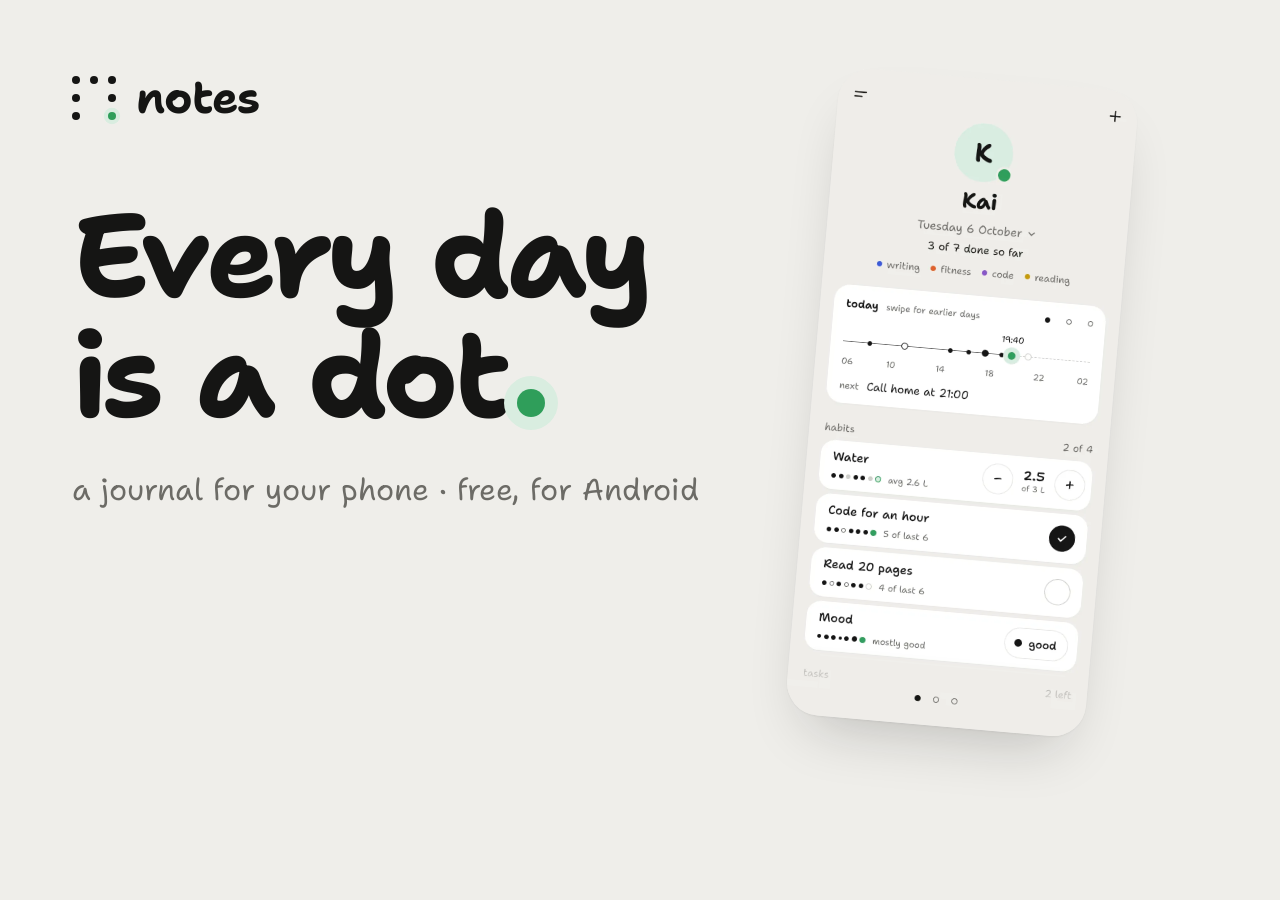
<file: design/og.html>
<!doctype html>
<!-- Source for site/img/og.png (1200 x 630). Open it at 1200 x 630 and take a screenshot; it uses the site's own tokens and font.
     Swap the phone for a real screenshot when there is one. -->
<html lang="en">
<head>
<meta charset="utf-8">
<title>og image</title>
<link rel="stylesheet" href="https://fonts.googleapis.com/css2?family=Shantell+Sans:wght@300..800&amp;display=swap">
<link rel="stylesheet" href="../site/styles.css">
<style>
  html { scroll-behavior: auto; }
  body { width: 1200px; height: 630px; overflow: hidden; position: relative; transition: none; }
  .brand-row { position: absolute; left: 72px; top: 64px; display: flex; align-items: center; gap: 20px; }
  .brand-row .mark { transform: scale(2); transform-origin: left center; margin-right: 22px; }
  .brand-row b { font-size: 44px; letter-spacing: -1px; }
  .lines { position: absolute; left: 72px; top: 196px; }
  .lines h1 { font-size: 118px; line-height: 1.02; }
  .lines .hdot { animation: none; }
  .lines p { margin: 30px 0 0; font-size: 30px; color: var(--ink2); }
  .og-phone { position: absolute; left: 812px; top: 78px; width: 300px; transform: rotate(5deg); }
  .og-phone .phone { transition: none; }
  .og-phone .phone:hover { transform: none; }
</style>
</head>
<body>
  <div class="brand-row"><span class="mark" aria-hidden="true"><i></i><i></i><i></i><i></i><i></i><i></i><i></i></span><b>notes</b></div>
  <div class="lines">
    <h1>Every day<br>is a dot<span class="hdot" aria-hidden="true"></span></h1>
    <p>a journal for your phone · free, for Android</p>
  </div>
  <div class="og-phone"><div class="phone"><img src="../site/img/quiet-today-light.webp" alt=""></div></div>
</body>
</html>
</file>
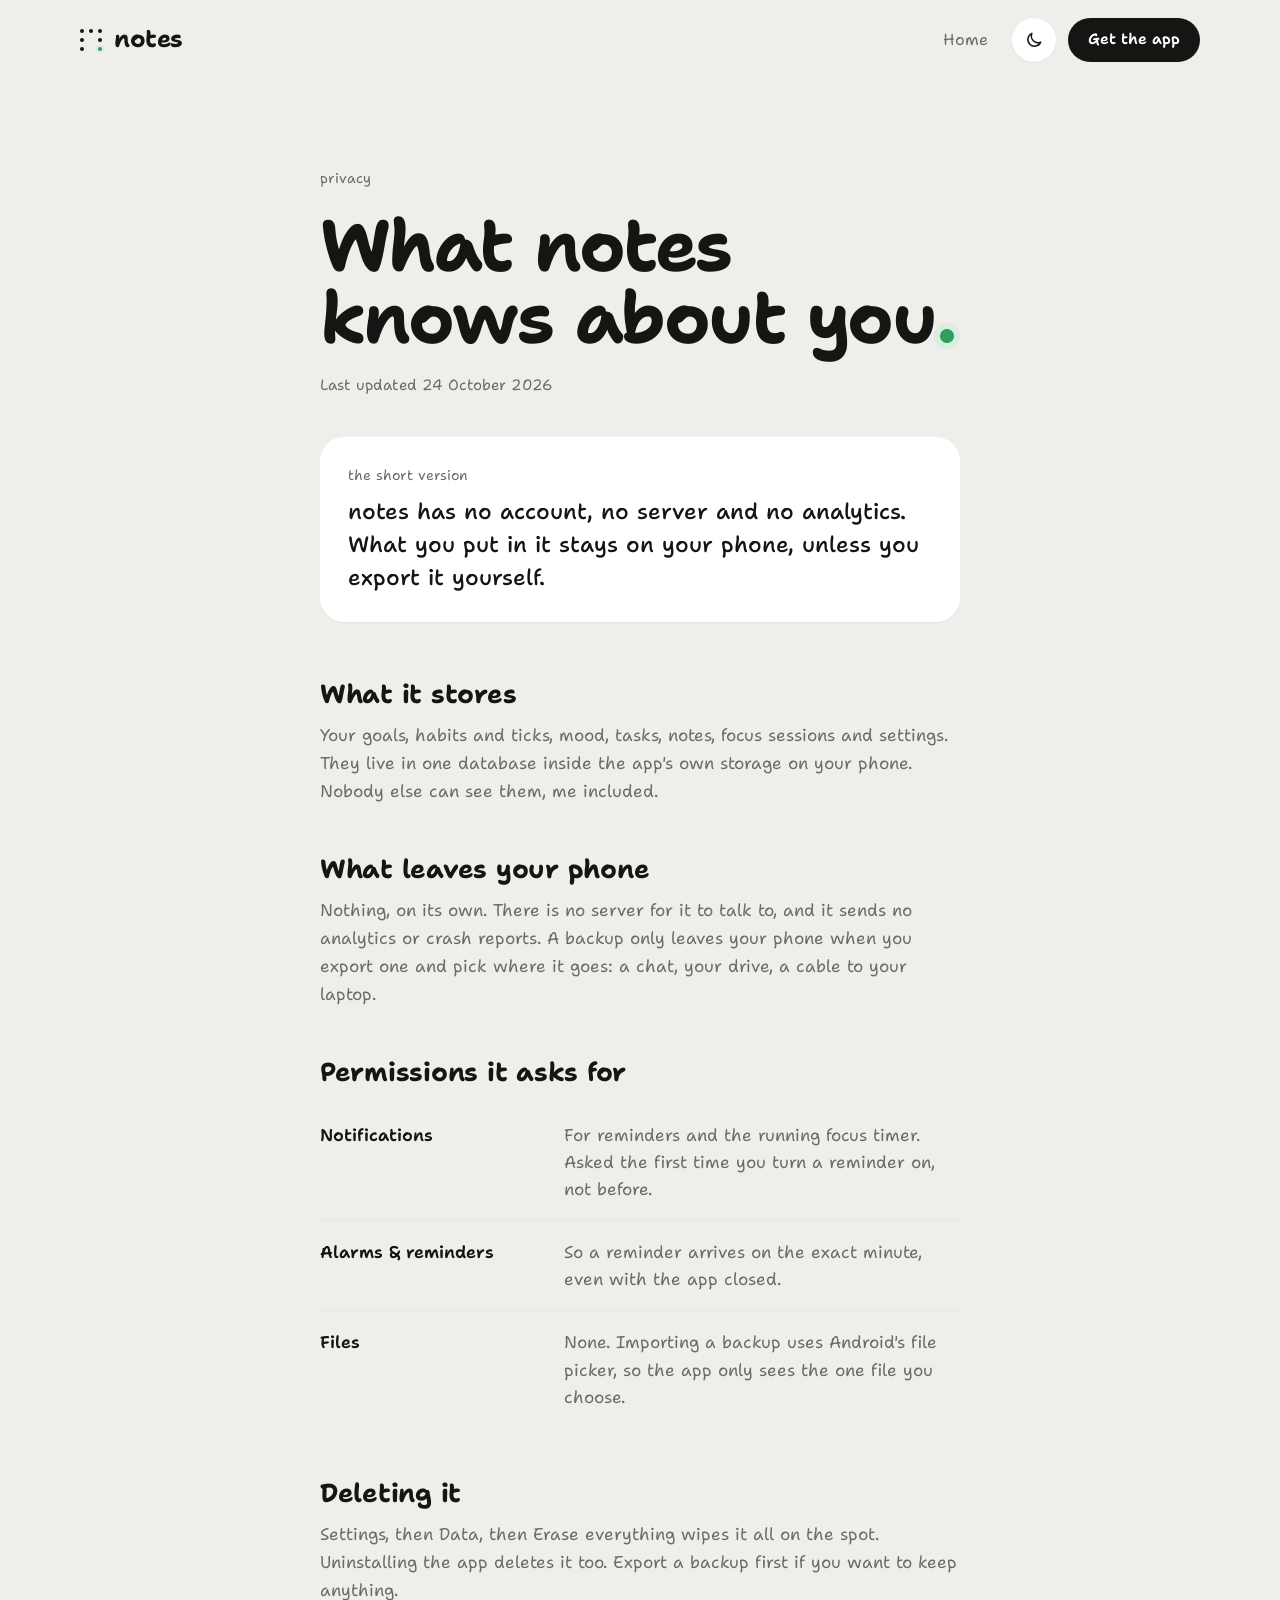
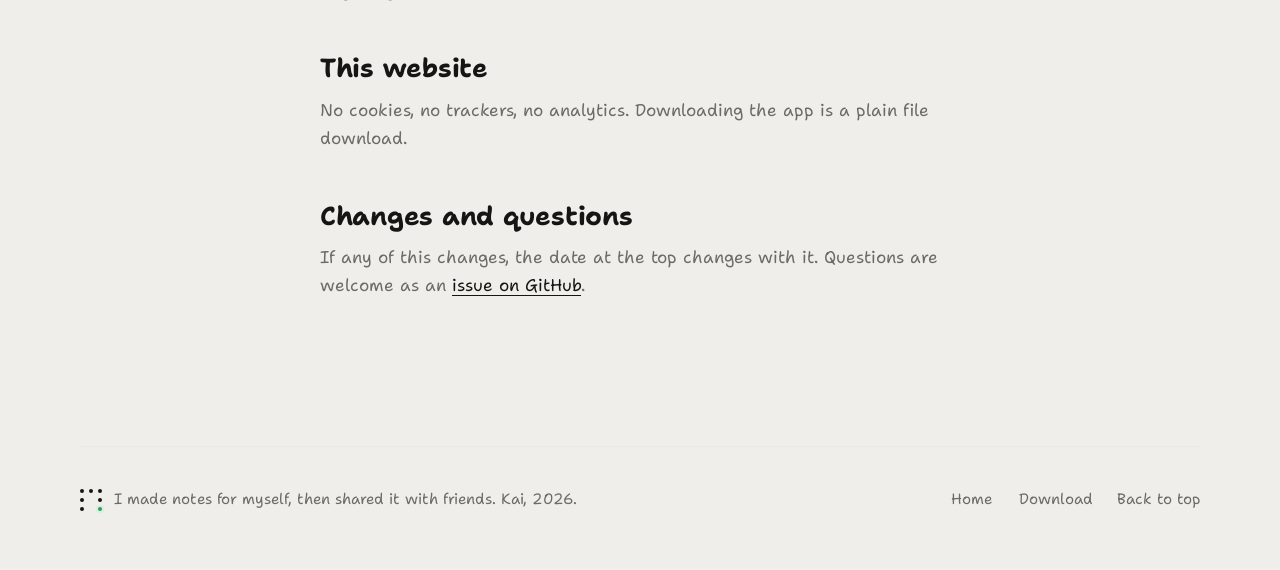
<file: site/privacy.html>
<!doctype html>
<html lang="en">
<head>
<meta charset="utf-8">
<meta name="viewport" content="width=device-width, initial-scale=1">
<title>Privacy, notes</title>
<meta name="description" content="What notes knows about you: no account, no server, no analytics.">
<meta name="theme-color" content="#EFEEEA" media="(prefers-color-scheme: light)">
<meta name="theme-color" content="#111110" media="(prefers-color-scheme: dark)">
<link rel="icon" type="image/png" href="img/favicon.png">
<link rel="preconnect" href="https://fonts.googleapis.com">
<link rel="preconnect" href="https://fonts.gstatic.com" crossorigin>
<link rel="stylesheet" href="https://fonts.googleapis.com/css2?family=Shantell+Sans:wght@300..800&amp;display=swap">
<link rel="stylesheet" href="styles.css">
<script>try{var m=localStorage.getItem('notes-mode');if(m==='light'||m==='dark')document.documentElement.dataset.theme=m}catch(e){}</script>
<script src="main.js" defer></script>
</head>
<body id="top">

<header class="wrap bar bar-plain">
  <a class="brand" href="index.html">
    <span class="mark" aria-hidden="true"><i></i><i></i><i></i><i></i><i></i><i></i><i></i></span>
    <b>notes</b>
  </a>
  <div class="bar-end">
    <nav class="navlinks" aria-label="Sections"><a href="index.html">Home</a></nav>
    <button class="tog lift" type="button" data-mode-toggle aria-label="Switch to dark mode" hidden>
      <svg class="on-light" aria-hidden="true" width="20" height="20" viewBox="0 0 24 24" fill="none" stroke="currentColor" stroke-width="1.8" stroke-linecap="round" stroke-linejoin="round"><path d="M20 14.5A8 8 0 0 1 9.5 4a8 8 0 1 0 10.5 10.5z"/></svg>
      <svg class="on-dark" aria-hidden="true" width="20" height="20" viewBox="0 0 24 24" fill="none" stroke="currentColor" stroke-width="1.8" stroke-linecap="round"><circle cx="12" cy="12" r="4.2"/><path d="M12 2.5v2.2M12 19.3v2.2M2.5 12h2.2M19.3 12h2.2M5.3 5.3l1.6 1.6M17.1 17.1l1.6 1.6M5.3 18.7l1.6-1.6M17.1 6.9l1.6-1.6"/></svg>
    </button>
    <a class="btn btn-ink lift" href="index.html#get">Get the app</a>
  </div>
</header>

<main class="col">
  <p class="label fu">privacy</p>
  <h1 class="sm fu" style="animation-delay:.08s">What notes knows about <span class="nb">you<span class="hdot" aria-hidden="true"></span></span></h1>
  <p class="doc-date">Last updated 24 October 2026</p>

  <div class="tldr fu" style="animation-delay:.25s">
    <p class="sl">the short version</p>
    <p>notes has no account, no server and no analytics. What you put in it stays on your phone, unless you export it yourself.</p>
  </div>

  <section class="doc first fu" style="animation-delay:.43s">
    <h2>What it stores</h2>
    <p>Your goals, habits and ticks, mood, tasks, notes, focus sessions and settings. They live in one database inside the app's own storage on your phone. Nobody else can see them, me included.</p>
  </section>

  <section class="doc fu" style="animation-delay:.51s">
    <h2>What leaves your phone</h2>
    <p>Nothing, on its own. There is no server for it to talk to, and it sends no analytics or crash reports. A backup only leaves your phone when you export one and pick where it goes: a chat, your drive, a cable to your laptop.</p>
  </section>

  <section class="doc fu" style="animation-delay:.59s">
    <h2>Permissions it asks for</h2>
    <div class="perms">
      <div class="perm"><b>Notifications</b><span>For reminders and the running focus timer. Asked the first time you turn a reminder on, not before.</span></div>
      <div class="perm"><b>Alarms &amp; reminders</b><span>So a reminder arrives on the exact minute, even with the app closed.</span></div>
      <div class="perm"><b>Files</b><span>None. Importing a backup uses Android's file picker, so the app only sees the one file you choose.</span></div>    </div>
  </section>

  <section class="doc fu" style="animation-delay:.67s">
    <h2>Deleting it</h2>
    <p>Settings, then Data, then Erase everything wipes it all on the spot. Uninstalling the app deletes it too. Export a backup first if you want to keep anything.</p>
  </section>

  <section class="doc fu" style="animation-delay:.75s">
    <h2>This website</h2>
    <p>No cookies, no trackers, no analytics. Downloading the app is a plain file download.</p>
  </section>

  <section class="doc fu" style="animation-delay:.83s">
    <h2>Changes and questions</h2>
    <p>If any of this changes, the date at the top changes with it. Questions are welcome as an <a href="https://github.com/Kai-972/Notes-Web/issues" rel="noopener">issue on GitHub</a>.</p>
  </section>
</main>

<footer class="wrap foot">
  <div class="foot-in">
    <div class="foot-note">
      <span class="mark" aria-hidden="true"><i></i><i></i><i></i><i></i><i></i><i></i><i></i></span>
      <span>I made notes for myself, then shared it with friends. Kai, 2026.</span>
    </div>
    <nav aria-label="Footer">
      <a href="index.html">Home</a>
      <a href="index.html#get">Download</a>
      <a href="#top">Back to top</a>
    </nav>
  </div>
</footer>

</body>
</html>
</file>
<file: site/styles.css>
/* notes site. Values come from the app's tokens (Quiet) and design/site/Main.dc.html.
   Light is the default; dark follows the system, and data-theme (set by main.js) overrides both. */

:root {
  color-scheme: light;
  --paper: #EFEEEA;
  --page: #FBFBF9;
  --card: #FFFFFF;
  --sel: #F5F4F1;
  --ink: #151514;
  --ink2: #6C6B66;
  --line: #E9E8E3;
  --faint: #CFCEC8;
  --empty: #E6E5E0;
  --chip: #EFEEEA;
  --on-ink: #FFFFFF;
  --acc: #2F9E5A;
  --soft: #D9EDE0;
  --glass: rgba(239, 238, 234, 0.78);
  --card-edge: 0 1px 2px rgba(21, 21, 20, 0.05);
  --g0: #3B5BDB;
  --g1: #E0612A;
  --g2: #8A55C9;
  --g3: #C99A0E;
  --float: 0 12px 32px rgba(21, 21, 20, 0.12);
  --pop: 0 -10px 30px rgba(21, 21, 20, 0.12);
  --a1: #2F9E5A; --s1: #D9EDE0;
  --a2: #2F54E6; --s2: #DFE5FC;
  --a3: #F05A22; --s3: #FCE3D8;
  --a4: #151514; --s4: #E3E2DD;
  --frame: 0 1px 2px rgba(21, 21, 20, 0.05), 0 30px 60px -24px rgba(21, 21, 20, 0.24);
}

@media (prefers-color-scheme: dark) {
  :root:not([data-theme="light"]) {
    color-scheme: dark;
    --paper: #111110;
    --page: #161615;
    --card: #1C1C1B;
    --sel: #242422;
    --ink: #EDEDE8;
    --ink2: #9A9993;
    --line: #2A2A28;
    --faint: #4A4944;
    --empty: #2A2A28;
    --chip: #262624;
    --on-ink: #111110;
    --acc: #4CC77A;
    --soft: #1E3A28;
    --glass: rgba(17, 17, 16, 0.78);
    --card-edge: 0 0 0 1px #2A2A28;
    --g0: #7C93F0;
    --g1: #F08A55;
    --g2: #B08AE6;
    --g3: #E6B93A;
    --float: 0 0 0 1px #2A2A28, 0 12px 32px rgba(0, 0, 0, 0.5);
    --pop: 0 0 0 1px #2A2A28, 0 -10px 30px rgba(0, 0, 0, 0.5);
    --a1: #4CC77A; --s1: #1E3A28;
    --a2: #7D97FF; --s2: #1E2647;
    --a3: #FF7A45; --s3: #3B2219;
    --a4: #EDEDE8; --s4: #2A2A28;
    --frame: 0 0 0 1px #2A2A28, 0 30px 60px -24px rgba(0, 0, 0, 0.7);
  }
}

:root[data-theme="dark"] {
  color-scheme: dark;
  --paper: #111110;
  --page: #161615;
  --card: #1C1C1B;
  --sel: #242422;
  --ink: #EDEDE8;
  --ink2: #9A9993;
  --line: #2A2A28;
  --faint: #4A4944;
  --empty: #2A2A28;
  --chip: #262624;
  --on-ink: #111110;
  --acc: #4CC77A;
  --soft: #1E3A28;
  --glass: rgba(17, 17, 16, 0.78);
  --card-edge: 0 0 0 1px #2A2A28;
  --g0: #7C93F0;
  --g1: #F08A55;
  --g2: #B08AE6;
  --g3: #E6B93A;
  --float: 0 0 0 1px #2A2A28, 0 12px 32px rgba(0, 0, 0, 0.5);
  --pop: 0 0 0 1px #2A2A28, 0 -10px 30px rgba(0, 0, 0, 0.5);
  --a1: #4CC77A; --s1: #1E3A28;
  --a2: #7D97FF; --s2: #1E2647;
  --a3: #FF7A45; --s3: #3B2219;
  --a4: #EDEDE8; --s4: #2A2A28;
  --frame: 0 0 0 1px #2A2A28, 0 30px 60px -24px rgba(0, 0, 0, 0.7);
}

/* Things that exist twice, one per mode (phone screens, toggle icons). */
.on-dark { display: none; }
@media (prefers-color-scheme: dark) {
  :root:not([data-theme="light"]) .on-light { display: none; }
  :root:not([data-theme="light"]) .on-dark { display: revert; }
}
:root[data-theme="dark"] .on-light { display: none; }
:root[data-theme="dark"] .on-dark { display: revert; }

/* Base */
*, *::before, *::after { box-sizing: border-box; }
html { scroll-behavior: smooth; scroll-padding-top: 88px; }
body {
  margin: 0;
  min-height: 100vh;
  background: var(--paper);
  color: var(--ink);
  font-family: 'Shantell Sans', 'Comic Sans MS', system-ui, sans-serif;
  font-size: 16px;
  line-height: 1.55;
  transition: background-color .5s ease, color .5s ease;
}
a { color: inherit; }
button { font-family: inherit; cursor: pointer; }
a:focus-visible, button:focus-visible { outline: 2px solid var(--ink); outline-offset: 3px; }
.wrap { width: 100%; max-width: 1200px; margin: 0 auto; padding-left: clamp(16px, 4vw, 40px); padding-right: clamp(16px, 4vw, 40px); }
.nb { display: inline-block; white-space: nowrap; }

/* Pill buttons: 44px minimum, 54px in the hero */
.btn {
  display: inline-flex; align-items: center; justify-content: center; gap: 10px;
  height: 44px; padding: 0 20px; border: 0; border-radius: 999px;
  font-size: 15px; font-weight: 600; text-decoration: none; white-space: nowrap;
}
.btn-lg { height: 54px; padding: 0 26px; font-size: 17px; }
.btn-ink { background: var(--ink); color: var(--on-ink); }
.btn-ring { background: transparent; color: var(--ink); box-shadow: inset 0 0 0 1.5px var(--faint); }
.lift { transition: transform .35s cubic-bezier(.2, .7, .2, 1); }
.lift:hover { transform: translateY(-3px); }
.lift:active { transform: scale(.97); }
.bob:hover svg { animation: bob .9s ease-in-out infinite; }

/* Nav */
.nav { position: sticky; top: 0; z-index: 20; background: var(--glass); backdrop-filter: blur(14px); -webkit-backdrop-filter: blur(14px); }
.bar { display: flex; align-items: center; justify-content: space-between; gap: 16px; height: 76px; }
.brand { display: flex; align-items: center; gap: 12px; min-height: 44px; text-decoration: none; }
.brand b { font-size: 24px; font-weight: 700; letter-spacing: -0.5px; }
.bar-end { display: flex; align-items: center; gap: 12px; }
.navlinks { display: flex; align-items: center; gap: 28px; margin-right: 12px; font-size: 16px; }
.navlinks a { position: relative; text-decoration: none; color: var(--ink2); }
.navlinks a::after { content: ""; position: absolute; left: 0; right: 0; bottom: -4px; height: 1.5px; background: currentColor; transform: scaleX(0); transform-origin: left; transition: transform .35s cubic-bezier(.2, .7, .2, 1); }
.navlinks a:hover::after { transform: scaleX(1); }
@media (max-width: 760px) { .navlinks { display: none; } }
.tog { display: flex; align-items: center; justify-content: center; width: 44px; height: 44px; padding: 0; border: 0; border-radius: 50%; background: var(--card); color: var(--ink); box-shadow: var(--card-edge); }
.tog[hidden] { display: none; }

/* The logo: seven dots tracing an n, the last one glowing. 22px box, dot r = 0.249 of the step. */
.mark, .appicon { --step: 8.807px; --dia: 4.386px; --o: 0px; --halo: 2.083px; --h0: 1.535px; --h1: 3.289px; }
.mark { position: relative; display: block; flex: none; width: 22px; height: 22px; }
.mark i, .appicon i { position: absolute; left: calc(var(--o) + var(--c) * var(--step)); top: calc(var(--o) + var(--w) * var(--step)); width: var(--dia); height: var(--dia); border-radius: 50%; background: var(--ink); }
.mark i:nth-child(1), .appicon i:nth-child(1) { --c: 0; --w: 2; --i: 0; }
.mark i:nth-child(2), .appicon i:nth-child(2) { --c: 0; --w: 1; --i: 1; }
.mark i:nth-child(3), .appicon i:nth-child(3) { --c: 0; --w: 0; --i: 2; }
.mark i:nth-child(4), .appicon i:nth-child(4) { --c: 1; --w: 0; --i: 3; }
.mark i:nth-child(5), .appicon i:nth-child(5) { --c: 2; --w: 0; --i: 4; }
.mark i:nth-child(6), .appicon i:nth-child(6) { --c: 2; --w: 1; --i: 5; }
.mark i:nth-child(7), .appicon i:nth-child(7) { --c: 2; --w: 2; --i: 6; background: var(--acc); box-shadow: 0 0 0 var(--halo) var(--soft); }
.mark.pop i { animation: dotIn .5s cubic-bezier(.3, 1.4, .5, 1) calc(.05s + var(--i) * .08s) both; }
.mark.pop i:nth-child(7) { animation: dotIn .5s cubic-bezier(.3, 1.4, .5, 1) calc(.05s + var(--i) * .08s) both, breathe 4s ease-in-out calc(.85s + var(--i) * .08s) infinite; }

/* Hero */
.hero { display: flex; flex-wrap: wrap; align-items: center; justify-content: center; gap: 56px clamp(56px, 7vw, 104px); padding-top: clamp(28px, 5vw, 64px); padding-bottom: clamp(64px, 8vw, 112px); }
.hero-text { flex: 0 1 560px; min-width: 0; }
@media (max-width: 1040px) { .hero-text { flex: 1 1 100%; } }
@media (min-width: 1041px) { .hero-text { align-self: flex-start; padding-top: 4px; } }
.label { margin: 0 0 20px; font-size: 14px; color: var(--ink2); }
h1 { margin: 0; font-size: clamp(54px, 8.4vw, 128px); line-height: 1.02; font-weight: 700; letter-spacing: -0.04em; text-wrap: balance; }
.w { display: inline-block; animation: rise .9s cubic-bezier(.2, .7, .2, 1) both; }
.hdot {
  display: inline-block; width: 0.24em; height: 0.24em; margin-left: 0.09em; border-radius: 50%;
  background: var(--acc); box-shadow: 0 0 0 0.11em var(--soft); --h0: 0.09em; --h1: 0.17em;
  transform-origin: 50% 100%;
  animation: dropIn .95s cubic-bezier(.3, .6, .5, 1) .75s both, breathe 3.2s ease-in-out 1.9s infinite;
}
.lead { margin: 28px 0 0; max-width: 540px; font-size: clamp(17px, 1.6vw, 20px); line-height: 1.55; color: var(--ink2); text-wrap: pretty; }
.actions { display: flex; flex-wrap: wrap; gap: 12px; margin-top: 36px; }
.meta { margin: 22px 0 0; font-size: 14px; color: var(--ink2); }
.fu { animation: fadeUp 1s cubic-bezier(.2, .7, .2, 1) both; }

/* Pages after Home: a narrow column and a smaller headline with the same full-stop dot */
.col { width: 100%; max-width: 720px; margin: 0 auto; padding: clamp(40px, 7vw, 88px) clamp(16px, 4vw, 40px) clamp(72px, 9vw, 120px); }
h1.sm { font-size: clamp(34px, 9.5vw, 72px); line-height: 1; letter-spacing: -0.035em; }
h1.sm .hdot { width: 0.19em; height: 0.19em; margin-left: 0.07em; box-shadow: 0 0 0 0.085em var(--soft); --h0: 0.07em; --h1: 0.15em; }
.bar-plain { height: 80px; }
.prose { margin: 28px 0 0; font-size: 18px; line-height: 1.6; color: var(--ink2); text-wrap: pretty; }

/* The privacy page: plain words in a narrow column */
.doc-date { margin: 20px 0 0; font-size: 15px; color: var(--ink2); }
.tldr { margin-top: 40px; padding: clamp(20px, 3vw, 28px); border-radius: 24px; background: var(--card); box-shadow: var(--card-edge); }
.tldr .sl { margin-bottom: 8px; }
.tldr p:last-child { margin: 0; font-size: clamp(19px, 2vw, 22px); line-height: 1.5; font-weight: 500; }
.doc { margin-top: 48px; }
.doc.first { margin-top: 56px; }
.doc h2 { font-size: 26px; line-height: 1.2; letter-spacing: -0.01em; }
.doc p { margin: 12px 0 0; font-size: 17px; line-height: 1.65; color: var(--ink2); }
.doc a { color: var(--ink); text-underline-offset: 4px; }
.perms { margin-top: 16px; }
.perm { display: flex; flex-wrap: wrap; gap: 4px 24px; padding: 18px 0; box-shadow: inset 0 -1px 0 var(--line); }
.perm:last-child { box-shadow: none; }
.perm b { flex: 0 0 220px; font-size: 17px; font-weight: 600; }
.perm span { flex: 1 1 280px; font-size: 17px; line-height: 1.6; color: var(--ink2); }

/* The hero phone: three screens swipe by themselves, 3.5 s each. Pauses on hover. */
.hero-phone { flex: 0 0 min(312px, 100%); margin: 0 auto; display: flex; flex-direction: column; align-items: center; gap: 22px; }
.phone { width: 100%; aspect-ratio: 312 / 675; border-radius: 11%/5.1%; overflow: hidden; background: var(--paper); box-shadow: var(--frame); transition: transform .6s cubic-bezier(.2, .7, .2, 1); }
.phone:hover { transform: translateY(-10px) rotate(-0.8deg); }
.p3 { display: flex; width: 300%; height: 100%; animation: pager 10.5s cubic-bezier(.65, 0, .35, 1) 1.8s infinite; }
.p3 img { flex: none; width: 33.3333%; height: 100%; display: block; }
.caption { display: flex; align-items: center; gap: 14px; }
.dots { display: flex; gap: 9px; }
.dots span { position: relative; width: 9px; height: 9px; border-radius: 50%; box-shadow: inset 0 0 0 1.5px var(--ink2); }
.dots b { position: absolute; inset: 0; border-radius: 50%; background: var(--ink); }
.names { position: relative; display: block; width: 70px; height: 20px; font-size: 15px; color: var(--ink2); }
.names span { position: absolute; left: 0; top: 0; }
.c1 { opacity: 0; }
.c2 { opacity: 0; }
.c0 { animation: cyc0 10.5s linear 1.8s infinite; }
.c1 { animation: cyc1 10.5s linear 1.8s infinite; }
.c2 { animation: cyc2 10.5s linear 1.8s infinite; }
.hero-phone:hover .p3, .hero-phone:hover .c0, .hero-phone:hover .c1, .hero-phone:hover .c2 { animation-play-state: paused; }

/* Sections: one header for all of them (label, heading, intro), and the scroll reveal.
   Content is only hidden when JS is on (the .js class), so with JS off everything just shows. */
.sec { padding-bottom: clamp(88px, 11vw, 152px); }
.sh { margin-bottom: clamp(32px, 4vw, 48px); }
.sl { margin: 0 0 16px; font-size: 14px; color: var(--ink2); }
h2 { margin: 0; font-size: clamp(36px, 4.8vw, 58px); line-height: 1.06; font-weight: 700; letter-spacing: -0.03em; text-wrap: balance; }
.intro { margin: 20px 0 0; max-width: 680px; font-size: 18px; line-height: 1.55; color: var(--ink2); text-wrap: pretty; }
.js .rv { opacity: 0; transform: translateY(28px); transition: opacity .9s cubic-bezier(.2, .7, .2, 1), transform .9s cubic-bezier(.2, .7, .2, 1); }
.js .in .rv { opacity: 1; transform: none; }

/* A year of days: 52 x 7 dots, filled column by column, today glows */
.year-head { display: flex; flex-wrap: wrap; align-items: flex-end; justify-content: space-between; gap: 16px 32px; margin-bottom: 24px; }
.year-count { margin: 0; font-size: clamp(22px, 2.4vw, 28px); font-weight: 700; letter-spacing: -0.01em; }
.chips { display: flex; flex-wrap: wrap; gap: 8px; }
.chips[hidden] { display: none; }
.chip { display: flex; align-items: center; gap: 8px; height: 44px; padding: 0 16px; border: 0; border-radius: 22px; background: transparent; color: var(--ink); font-size: 15px; box-shadow: inset 0 0 0 1.5px var(--line); transition: background-color .3s ease, color .3s ease, transform .35s cubic-bezier(.2, .7, .2, 1); }
.chip[aria-pressed="true"] { background: var(--ink); color: var(--on-ink); font-weight: 600; box-shadow: none; }
.chip .sw { display: block; width: 9px; height: 9px; border-radius: 50%; background: var(--sw); }
.chip[aria-pressed="true"] .sw { background: var(--on-ink); }
.chip:hover { transform: translateY(-3px); }
.chip:active { transform: scale(.97); }
.year-grid { --c: var(--ink); display: grid; grid-auto-flow: column; grid-template-rows: repeat(7, auto); grid-template-columns: repeat(52, minmax(0, 1fr)); gap: clamp(2px, 0.45vw, 6px); }
.yd { display: block; aspect-ratio: 1; border-radius: 50%; opacity: 0; background: var(--empty); transition: background-color .55s ease calc(var(--col) * 7ms); }
.yd[data-l="4"], .sd[data-l="4"], .cd[data-l="4"], .pk[data-l="4"] { background: var(--c, var(--ink)); }
@supports (background: color-mix(in srgb, red 50%, transparent)) {
  :is(.yd, .sd, .cd, .pk)[data-l="1"] { background: color-mix(in srgb, var(--c, var(--ink)) 25%, transparent); }
  :is(.yd, .sd, .cd, .pk)[data-l="2"] { background: color-mix(in srgb, var(--c, var(--ink)) 45%, transparent); }
  :is(.yd, .sd, .cd, .pk)[data-l="3"] { background: color-mix(in srgb, var(--c, var(--ink)) 69%, transparent); }
}
@supports not (background: color-mix(in srgb, red 50%, transparent)) {
  :is(.yd, .sd, .cd, .pk)[data-l="1"], :is(.yd, .sd, .cd, .pk)[data-l="2"], :is(.yd, .sd, .cd, .pk)[data-l="3"] { background: var(--c, var(--ink)); }
}
.yd.today { background: var(--acc); --h0: 2px; --h1: 5px; }
.in .yd { animation: dotIn .45s cubic-bezier(.3, 1.4, .5, 1) calc(var(--col) * 26ms + var(--row) * 14ms) both; }
.in .yd.today { animation: dotIn .45s cubic-bezier(.3, 1.4, .5, 1) calc(var(--col) * 26ms + var(--row) * 14ms) both, breathe 3.2s ease-in-out calc(var(--col) * 26ms + var(--row) * 14ms + 600ms) infinite; }
.year-note { margin: 18px 0 0; font-size: 15px; color: var(--ink2); }

/* How it works: three phones. Spread to the content edges on desktop, a snap strip on phones. */
.strip { display: flex; gap: 56px; justify-content: space-between; overflow-x: auto; scroll-snap-type: x mandatory; scrollbar-width: none; padding: 12px 12px 24px; margin: 0 -12px; }
.strip::-webkit-scrollbar { display: none; }
.strip > * { flex: 0 0 auto; scroll-snap-align: center; }
@media (max-width: 1040px) { .strip { justify-content: flex-start; gap: 20px; } }
.step { margin: 0; width: 281px; }
.phone > img { width: 100%; height: 100%; vertical-align: top; }
.step figcaption { margin-top: 24px; }
.pdots { display: flex; gap: 7px; margin-bottom: 12px; }
.pdots i { display: block; width: 8px; height: 8px; border-radius: 50%; box-shadow: inset 0 0 0 1.5px var(--ink2); }
.pdots i.on { background: var(--ink); box-shadow: none; }
.step b { display: block; font-size: 22px; }
.step-d { margin: 6px 0 0; font-size: 16px; line-height: 1.5; color: var(--ink2); }

/* The day line, 06:00 to 02:00. A time becomes a place with --h (hour; 24 and up is after midnight) and --m (minutes):
   x = (h + m/60 - 6) / 20 of the width, the app's xOnDayLine() as percentages. The same x sets each mark's delay,
   so the line reaches a mark just as it pops in. It plays once when the section is revealed; "off" resets it for a replay. */
.day-card { border-radius: 28px; background: var(--card); box-shadow: var(--card-edge); padding: clamp(20px, 3vw, 36px); transition-delay: .12s; }
.day-top { display: flex; flex-wrap: wrap; align-items: center; justify-content: space-between; gap: 12px 24px; margin-bottom: 8px; }
.day-date { font-size: 18px; font-weight: 700; }
.day-tools { display: flex; flex-wrap: wrap; align-items: center; gap: 10px 18px; }
.legend { display: flex; flex-wrap: wrap; align-items: center; gap: 8px 18px; font-size: 13px; color: var(--ink2); }
.legend span { display: flex; align-items: center; gap: 7px; }
.legend i { display: block; border-radius: 50%; background: var(--ink); }
.btn-chip { display: flex; align-items: center; gap: 8px; height: 44px; padding: 0 16px; border: 0; border-radius: 22px; background: var(--chip); color: var(--ink); font-size: 14px; font-weight: 600; }
.btn-chip[hidden] { display: none; }
.trackbox { overflow-x: auto; scrollbar-width: none; margin: 0 -16px; padding: 0 16px; }
.trackbox::-webkit-scrollbar { display: none; }
.dl { --LY: 100px; --now: calc((21 + 10 / 60 - 6) / 20 * 100); position: relative; min-width: 980px; height: 210px; }
.dl > * { position: absolute; }
.dl .at { --x: calc((var(--h) + var(--m, 0) / 60 - 6) / 20 * 100); --d: calc(var(--x) / var(--now) * 3.6s); left: calc(var(--x) * 1%); }
.dlp { left: 0; top: calc(var(--LY) - 1px); height: 2px; width: calc(var(--now) * 1%); border-radius: 1px; background: var(--ink2); }
.dlf { left: calc(var(--now) * 1%); right: 0; top: calc(var(--LY) - 1px); height: 0; border-top: 2px dashed var(--faint); }
.tk { left: calc(var(--i) * 5%); top: calc(var(--LY) - 5px); width: 1.5px; height: 11px; margin-left: -0.75px; border-radius: 1px; background: var(--ink2); }
.tk.M { top: calc(var(--LY) - 8px); height: 17px; }
.tk.f { background: var(--faint); }
.hr { left: calc(var(--i) * 5%); top: 184px; transform: translateX(-50%); font-size: 12px; color: var(--ink2); }
.dm { top: calc(var(--LY) - var(--s) / 2); width: var(--s); height: var(--s); margin-left: calc(var(--s) / -2); border-radius: 50%; background: var(--ink); }
.dm.next { background: var(--card); box-shadow: inset 0 0 0 2px var(--ink2); --d: 3.8s; }
.dbar { top: calc(var(--LY) - 4px); height: 8px; width: calc(var(--dur) / 60 / 20 * 100%); border-radius: 4px; transform-origin: left; }
.dln { left: calc(var(--now) * 1%); top: calc(var(--LY) - 7px); width: 14px; height: 14px; margin-left: -7px; border-radius: 50%; background: var(--acc); box-shadow: 0 0 0 6px var(--soft); --h0: 5px; --h1: 10px; }
.dll { transform: translateX(-50%); text-align: center; white-space: nowrap; line-height: 1.35; }
.dll.up { top: 30px; }
.dll.dn { top: 124px; }
.dll small { display: block; font-size: 12px; color: var(--ink2); }
.dll span { display: block; font-size: 15px; color: var(--ink); }
.day-note { margin: 18px 0 0; font-size: 15px; color: var(--ink2); }

/* before it is revealed (and while "off") the line is empty; with JS off it simply shows the finished day */
.js .day:not(.in) .dlp, .dl.off .dlp { width: 0; }
.js .day:not(.in) :is(.dlf, .dm, .dbar, .dll, .dln), .dl.off :is(.dlf, .dm, .dbar, .dll, .dln) { opacity: 0; }
.in .dl:not(.off) .dlp { animation: dlGrow 3.6s linear both; }
.in .dl:not(.off) .dlf { animation: dlShow .8s ease 3.5s both; }
.in .dl:not(.off) :is(.dm, .dbar) { animation: dlPop .5s cubic-bezier(.3, 1.5, .5, 1) var(--d) both; }
.in .dl:not(.off) .dll { animation: dlLabel .6s ease var(--d) both; }
.in .dl:not(.off) .dln { animation: dlMove 3.6s linear both, breathe 3.2s ease-in-out 3.7s infinite; }
@keyframes dlGrow { from { width: 0; } to { width: calc(var(--now) * 1%); } }
@keyframes dlMove { from { left: 0; } to { left: calc(var(--now) * 1%); } }
@keyframes dlPop { 0% { opacity: 0; transform: scale(.2); } 70% { opacity: 1; transform: scale(1.3); } 100% { opacity: 1; transform: scale(1); } }
@keyframes dlLabel { from { opacity: 0; transform: translate(-50%, 6px); } to { opacity: 1; transform: translate(-50%, 0); } }
@keyframes dlShow { from { opacity: 0; } to { opacity: 1; } }

/* Everything in it: 12 tiles, each with a small demo that plays when the grid is revealed. 4 across, 2 on tablets, a swipe carousel on phones. */
.bento { display: grid; grid-template-columns: repeat(4, minmax(0, 1fr)); gap: 16px; }
.span2 { grid-column: span 2; }
.f-tile { display: flex; flex-direction: column; min-width: 0; border-radius: 28px; padding: 16px 16px 24px; background: var(--card); box-shadow: var(--card-edge); }
.f-tile h3 { margin: 18px 0 0; font-size: 19px; font-weight: 700; }
.f-tile p { margin: 4px 0 0; font-size: 15px; line-height: 1.5; color: var(--ink2); }
.f-demo { position: relative; display: flex; align-items: center; justify-content: center; min-height: 178px; border-radius: 18px; overflow: hidden; background: var(--sel); }
.f-hint { display: none; margin: 14px 0 0; font-size: 14px; color: var(--ink2); }
@media (max-width: 1040px) { .bento { grid-template-columns: repeat(2, minmax(0, 1fr)); } }
@media (max-width: 620px) {
  .bento { grid-auto-flow: column; grid-auto-columns: 84%; grid-template-columns: none; overflow-x: auto; scroll-snap-type: x mandatory; scrollbar-width: none; margin: 0 calc(-1 * clamp(16px, 4vw, 40px)); padding: 4px clamp(16px, 4vw, 40px) 16px; scroll-padding: 0 clamp(16px, 4vw, 40px); }
  .bento::-webkit-scrollbar { display: none; }
  .bento > * { scroll-snap-align: start; }
  .span2 { grid-column: auto; }
  .f-hint { display: block; }
}

/* small pieces the demos share */
.stack { width: 100%; padding: 0 14px; display: flex; flex-direction: column; gap: 10px; }
.row { display: flex; align-items: center; gap: 10px; padding: 10px 12px; border-radius: 14px; background: var(--card); }
.row .t { font-size: 14px; font-weight: 600; }
.sub { font-size: 11px; color: var(--ink2); }
.chip-s { padding: 1px 7px; border-radius: 7px; background: var(--chip); }
.ck { position: relative; flex: 0 0 auto; border-radius: 50%; box-shadow: inset 0 0 0 1.5px var(--faint); }
.ck b { position: absolute; inset: 0; border-radius: 50%; background: var(--ink); }
.ck svg { position: absolute; inset: 0; }
.pill-s { padding: 5px 10px; border-radius: 14px; background: var(--card); color: var(--ink2); }
.pill-s.on { box-shadow: inset 0 0 0 1.5px var(--ink); color: var(--ink); font-weight: 600; }
.dotrow { display: flex; align-items: center; gap: 4px; }
.dotrow i { display: block; width: 6px; height: 6px; border-radius: 50%; background: var(--ink); }
.dotrow i.h { background: var(--faint); }
.mood-dots { display: flex; align-items: center; gap: 5px; }
.mood-dots i { display: block; width: 7px; height: 7px; border-radius: 50%; background: var(--ink); }

/* demo animations (each starts when its tile's section gets "in") */
.f-type { display: inline-block; white-space: nowrap; clip-path: inset(0 100% 0 0); }
.in .f-type { animation: typeIn var(--dur) steps(var(--steps)) var(--d) both; }
.f-pop { opacity: 0; }
.in .f-pop { animation: dotIn .45s cubic-bezier(.3, 1.4, .5, 1) var(--d) both; }
.f-up { opacity: 0; }
.in .f-up { animation: fadeUp .6s cubic-bezier(.2, .7, .2, 1) var(--d) both; }
.f-fade { opacity: 0; }
.in .f-fade { animation: dlShow .35s ease var(--d) both; }
.in .f-out { animation: fadeOut .3s ease var(--d) both; }
.f-chk path { stroke-dasharray: 20; stroke-dashoffset: 20; }
.in .f-chk path { animation: draw .35s ease var(--d) both; }
.f-strike { transform: scaleX(0); transform-origin: left; }
.in .f-strike { animation: strike .35s ease var(--d) both; }
.f-caret { opacity: 0; }
.in .f-caret { animation: dlShow .01s linear var(--d) both, blink 1.1s steps(1) var(--d) infinite; }
.f-tap { opacity: 0; }
.in .f-tap { animation: tap .9s ease-out var(--d) both; }
.f-notif { opacity: 0; }
.in .f-notif { animation: notif 6s cubic-bezier(.2, .7, .2, 1) .6s infinite; }
.f-moodsel { transform: translateX(200%); }
.in .f-moodsel { animation: moodmove .6s cubic-bezier(.3, 1.3, .5, 1) .8s both; }
.f-sheet { transform: translateY(100%); }
.in .f-sheet { animation: sheetUp .7s cubic-bezier(.2, .8, .2, 1) .7s both; }
.in .f-acc { animation: accCycle 8s ease-in-out .5s infinite; }
.in .f-ring { animation: ringMove 8s cubic-bezier(.5, 0, .3, 1) .5s infinite; }
.in .f-aa { animation: aaCycle 8s cubic-bezier(.5, 0, .3, 1) .5s infinite; }
.in .f-ld { animation: ldCycle 8s ease-in-out .5s infinite; }
.sd { display: block; aspect-ratio: 1; border-radius: 50%; background: var(--empty); }
.sd.today { background: var(--acc); }
.sd.future { background: transparent; }
.rd { position: absolute; width: 8px; height: 8px; border-radius: 50%; }
.rd.base { box-shadow: inset 0 0 0 1.5px var(--faint); }
.rd.fill { background: var(--ink); }
.cd { display: flex; align-items: center; justify-content: center; width: 24px; height: 24px; border-radius: 50%; font-size: 10px; background: var(--empty); }
.cd[data-l="3"], .cd[data-l="4"] { color: var(--on-ink); }
.cd.off { background: none; color: var(--faint); }
.pk { display: block; width: 14px; height: 14px; border-radius: 50%; }
.today-ring { box-shadow: 0 0 0 2px var(--sel), 0 0 0 3.5px var(--acc); }
@keyframes typeIn { from { clip-path: inset(0 100% 0 0); } to { clip-path: inset(0 0 0 0); } }
@keyframes fadeOut { to { opacity: 0; } }
@keyframes draw { to { stroke-dashoffset: 0; } }
@keyframes strike { to { transform: scaleX(1); } }
@keyframes blink { 50% { opacity: 0; } }
@keyframes tap { 0% { opacity: 0; transform: scale(.6); } 25% { opacity: 1; } 100% { opacity: 0; transform: scale(1.9); } }
@keyframes notif { 0% { opacity: 0; transform: translateY(-130%); } 8%, 70% { opacity: 1; transform: none; } 80%, 100% { opacity: 0; transform: translateY(-130%); } }
@keyframes moodmove { from { transform: translateX(200%); } to { transform: translateX(300%); } }
@keyframes sheetUp { from { transform: translateY(100%); } to { transform: none; } }
@keyframes accCycle { 0%, 22% { background: var(--a1); box-shadow: 0 0 0 6px var(--s1); } 25%, 47% { background: var(--a2); box-shadow: 0 0 0 6px var(--s2); } 50%, 72% { background: var(--a3); box-shadow: 0 0 0 6px var(--s3); } 75%, 97% { background: var(--a4); box-shadow: 0 0 0 6px var(--s4); } 100% { background: var(--a1); box-shadow: 0 0 0 6px var(--s1); } }
@keyframes ringMove { 0%, 22% { transform: translateX(0); } 25%, 47% { transform: translateX(18px); } 50%, 72% { transform: translateX(36px); } 75%, 97% { transform: translateX(54px); } 100% { transform: translateX(0); } }
@keyframes aaCycle { 0%, 22% { transform: scale(.82); } 25%, 47% { transform: scale(1); } 50%, 72% { transform: scale(1.2); } 75%, 97% { transform: scale(1); } 100% { transform: scale(.82); } }
@keyframes ldCycle { 0%, 44% { background: var(--pl); color: var(--il); } 50%, 94% { background: var(--pd); color: var(--id); } 100% { background: var(--pl); color: var(--il); } }

/* Not a game: four 30-day strips, filled row by row */
.game { display: flex; flex-wrap: wrap; align-items: center; gap: 48px 72px; }
.game-text { flex: 1 1 360px; min-width: 0; }
.game-text .intro { max-width: 460px; }
.game-card { flex: 1 1 520px; min-width: 0; border-radius: 28px; background: var(--card); box-shadow: var(--card-edge); padding: clamp(20px, 3vw, 32px); transition-delay: .12s; }
.game-card > .sl { margin-bottom: 8px; }
.gstrip { padding: 14px 0; }
.gstrip-head { display: flex; justify-content: space-between; align-items: baseline; margin-bottom: 10px; }
.gstrip-name { display: flex; align-items: center; gap: 8px; font-size: 16px; font-weight: 600; }
.gstrip-name i { display: block; width: 10px; height: 10px; border-radius: 50%; background: var(--c); }
.gstrip-count { font-size: 14px; color: var(--ink2); }
.gstrip-dots { display: grid; grid-template-columns: repeat(30, minmax(0, 1fr)); gap: 4px; }
.gd { display: block; aspect-ratio: 1; border-radius: 50%; background: var(--empty); opacity: 0; }
.in .gd { animation: dotIn .45s cubic-bezier(.3, 1.4, .5, 1) var(--d) both; }
.gd[data-l="4"] { background: var(--c); }
@supports (background: color-mix(in srgb, red 50%, transparent)) {
  .gd[data-l="1"] { background: color-mix(in srgb, var(--c) 35%, transparent); }
  .gd[data-l="2"] { background: color-mix(in srgb, var(--c) 55%, transparent); }
  .gd[data-l="3"] { background: color-mix(in srgb, var(--c) 76%, transparent); }
}
@supports not (background: color-mix(in srgb, red 50%, transparent)) {
  .gd[data-l="1"], .gd[data-l="2"], .gd[data-l="3"] { background: var(--c); }
}
.gd.last { box-shadow: 0 0 0 2px var(--card), 0 0 0 3.5px var(--acc); }

/* Skins: the whole section takes the picked skin's paper, ink and heading font. With JS off it is just Quiet in the page's own colours.
   JS only sets data-skin (q b d z r p) and data-sm (light or dark) on the section; everything below follows from those two attributes. */
.skins { --sk-paper: var(--paper); --sk-ink: var(--ink); --sk-ink2: var(--ink2); --sk-frame: var(--frame); --sk-font: 'Shantell Sans', cursive; --sk-hs: 1; --sk-hw: 700; --sk-ls: -0.03em; --sk-case: none;
  padding: clamp(72px, 9vw, 120px) 0; background: var(--sk-paper); color: var(--sk-ink); transition: background-color .7s ease, color .7s ease; }
.skins[data-sm="light"] { --sk-frame: 0 1px 2px rgba(0, 0, 0, 0.05), 0 30px 60px -24px rgba(0, 0, 0, 0.26); }
.skins[data-sm="dark"] { --sk-frame: 0 0 0 1px color-mix(in srgb, var(--sk-ink) 15%, transparent), 0 30px 60px -24px rgba(0, 0, 0, 0.7); }
.skins[data-skin="q"][data-sm="light"] { --sk-paper: #EFEEEA; --sk-ink: #151514; --sk-ink2: #6C6B66; }
.skins[data-skin="q"][data-sm="dark"]  { --sk-paper: #111110; --sk-ink: #EDEDE8; --sk-ink2: #9A9993; }
.skins[data-skin="b"][data-sm="light"] { --sk-paper: #E6EFEA; --sk-ink: #1C2A25; --sk-ink2: #52625B; }
.skins[data-skin="b"][data-sm="dark"]  { --sk-paper: #0E1714; --sk-ink: #E6F1EB; --sk-ink2: #9DB0A6; }
.skins[data-skin="d"][data-sm="light"] { --sk-paper: #F4F8FC; --sk-ink: #1F2B52; --sk-ink2: #5A6890; }
.skins[data-skin="d"][data-sm="dark"]  { --sk-paper: #1B2622; --sk-ink: #EEF3E8; --sk-ink2: #A9B8AD; }
.skins[data-skin="z"][data-sm="light"] { --sk-paper: #DCEBFB; --sk-ink: #161A2B; --sk-ink2: #4A5170; }
.skins[data-skin="z"][data-sm="dark"]  { --sk-paper: #141726; --sk-ink: #F2EFE6; --sk-ink2: #B1B8D4; }
.skins[data-skin="r"][data-sm="light"] { --sk-paper: #F3EEE2; --sk-ink: #14257A; --sk-ink2: #4A5A9E; }
.skins[data-skin="r"][data-sm="dark"]  { --sk-paper: #14132B; --sk-ink: #FBEFD9; --sk-ink2: #B7B3D8; }
.skins[data-skin="p"][data-sm="light"] { --sk-paper: #F2EFE8; --sk-ink: #101010; --sk-ink2: #6A675F; }
.skins[data-skin="p"][data-sm="dark"]  { --sk-paper: #0C0C0C; --sk-ink: #F4F1EA; --sk-ink2: #9A978E; }
.skins[data-skin="b"] { --sk-font: 'Fredoka', sans-serif; --sk-hs: 1.02; --sk-hw: 600; --sk-ls: 0; }
.skins[data-skin="d"] { --sk-font: 'Caveat', cursive; --sk-hs: 1.32; --sk-hw: 700; --sk-ls: 0; }
.skins[data-skin="z"] { --sk-font: 'Bangers', cursive; --sk-hs: 1.12; --sk-hw: 400; --sk-ls: 1px; }
.skins[data-skin="r"] { --sk-font: 'Bricolage Grotesque', sans-serif; --sk-hs: 1; --sk-hw: 800; --sk-ls: -0.5px; }
.skins[data-skin="p"] { --sk-font: 'Big Shoulders Display', sans-serif; --sk-hs: 1.22; --sk-hw: 900; --sk-ls: 0; --sk-case: uppercase; }
.skins-in { display: flex; flex-wrap: wrap; align-items: center; gap: 56px 80px; }
.skins-text { flex: 1 1 400px; min-width: 0; }
.skins .sl, .skins .intro { color: var(--sk-ink2); }
.skins h2 { font-family: var(--sk-font); font-size: calc(clamp(36px, 4.8vw, 58px) * var(--sk-hs)); font-weight: var(--sk-hw); letter-spacing: var(--sk-ls); text-transform: var(--sk-case); color: var(--sk-ink); }
.skins .intro { max-width: 460px; margin-bottom: 32px; }
.sk-list { display: flex; flex-direction: column; gap: 8px; max-width: 520px; }
.sk-list[hidden], .sk-modes[hidden] { display: none; }
.sk-b { display: flex; align-items: center; justify-content: space-between; gap: 16px; width: 100%; min-height: 68px; padding: 12px 16px 12px 20px; border: 0; border-radius: 22px; background: transparent; color: var(--sk-ink); text-align: left;
  box-shadow: inset 0 0 0 1px color-mix(in srgb, var(--sk-ink) 14%, transparent); transition: background-color .4s ease, box-shadow .4s ease, transform .3s cubic-bezier(.2, .7, .2, 1); }
.sk-b[aria-pressed="true"] { background: rgba(255, 255, 255, 0.7); box-shadow: 0 0 0 2px var(--sk-ink); transform: translateX(6px); }
.skins[data-sm="dark"] .sk-b[aria-pressed="true"] { background: rgba(255, 255, 255, 0.07); }
.sk-t { display: flex; flex-direction: column; align-items: flex-start; gap: 2px; min-width: 0; }
.sk-n { font-family: var(--f); font-size: var(--fs); font-weight: var(--fw); letter-spacing: var(--fl); line-height: 1.15; }
.sk-d { font-size: 14px; color: var(--sk-ink2); }
.sk-s { flex: 0 0 auto; padding: 5px 12px; border-radius: 14px; font-size: 13px; color: var(--sk-ink2); box-shadow: inset 0 0 0 1px color-mix(in srgb, var(--sk-ink) 25%, transparent); }
.sk-s.live { background: var(--sk-ink); color: var(--sk-paper); font-weight: 600; box-shadow: none; }
.sk-side { flex: 0 0 auto; margin: 0 auto; display: flex; flex-direction: column; align-items: center; gap: 20px; width: min(312px, 100%); transition-delay: .15s; }
.skins .phone { box-shadow: var(--sk-frame); background: var(--sk-paper); }
.sk-img.swap { animation: swapIn .55s cubic-bezier(.2, .7, .2, 1) both; }
.sk-modes { display: flex; gap: 4px; padding: 4px; border-radius: 24px; background: color-mix(in srgb, var(--sk-ink) 8%, transparent); }
.sk-modes button { height: 44px; min-width: 76px; padding: 0 18px; border: 0; border-radius: 22px; background: transparent; color: var(--sk-ink2); font-size: 15px; transition: background-color .3s ease; }
.sk-modes button[aria-pressed="true"] { background: var(--sk-paper); color: var(--sk-ink); font-weight: 600; box-shadow: 0 1px 3px rgba(0, 0, 0, 0.12); }
.sk-note { margin: -8px 0 0; font-size: 13px; color: var(--sk-ink2); text-align: center; }
.sk-note[hidden] { display: none; }
.skins a:focus-visible, .skins button:focus-visible { outline-color: var(--sk-ink); }
@keyframes swapIn { from { opacity: 0; transform: translateY(16px) scale(.97); } to { opacity: 1; transform: none; } }

/* It stays on your phone: three points, each with a rule that draws left to right */
.priv { padding-top: clamp(88px, 11vw, 152px); }
.three { display: grid; grid-template-columns: repeat(auto-fit, minmax(250px, 1fr)); gap: 32px 48px; }
.rule { display: block; height: 2px; background: var(--ink); }
.js .rule { transform: scaleX(0); transform-origin: left; transition: transform 1.1s cubic-bezier(.2, .7, .2, 1); }
.js .in .rule { transform: scaleX(1); }
.point { padding-top: 20px; }
.point b { display: block; font-size: 21px; }
.point span { display: block; margin-top: 8px; font-size: 16px; line-height: 1.55; color: var(--ink2); }
.priv-link { margin: 40px 0 0; font-size: 16px; }
.priv-link a { display: inline-flex; align-items: center; min-height: 44px; color: var(--ink); text-underline-offset: 4px; }

/* Get it: the download card */
.get-card { display: flex; flex-wrap: wrap; gap: 48px 64px; border-radius: 32px; background: var(--card); box-shadow: var(--card-edge); padding: clamp(24px, 5vw, 64px); }
.get-l { flex: 1 1 340px; min-width: 0; }
.get-r { flex: 1 1 380px; min-width: 0; }
.appicon { position: relative; display: block; width: 76px; height: 76px; border-radius: 19px; background: var(--paper); box-shadow: 0 0 0 1px var(--line); --step: 15.58px; --dia: 7.752px; --o: 18.545px; --halo: 3.68px; }
.js .appicon i { opacity: 0; }
.js .in .appicon i { animation: dotIn .5s cubic-bezier(.3, 1.4, .5, 1) calc(.35s + var(--i) * .09s) both; }
.get-l h2 { margin-top: 28px; }
.get-meta { margin: 16px 0 0; font-size: 16px; color: var(--ink2); }
.btn-xl { height: 56px; margin-top: 28px; padding: 0 28px; font-size: 17px; }
.btn-off { background: var(--chip); color: var(--ink2); cursor: default; }
.get-note { margin: 20px 0 0; font-size: 15px; line-height: 1.5; color: var(--ink2); }
.steps { margin: 0; padding: 0; list-style: none; }
.steps li { display: flex; gap: 16px; padding: 16px 0; box-shadow: inset 0 -1px 0 var(--line); font-size: 16px; line-height: 1.55; }
.steps li:last-child { box-shadow: none; }
.steps i { flex: 0 0 auto; display: flex; align-items: center; justify-content: center; width: 28px; height: 28px; border-radius: 50%; box-shadow: inset 0 0 0 1.5px var(--ink); font-style: normal; font-size: 14px; font-weight: 700; }
.update-note { margin: 20px 0 0; padding: 16px 18px; border-radius: 18px; background: var(--chip); font-size: 15px; line-height: 1.55; color: var(--ink2); }

/* Footer */
.foot { padding-top: 32px; padding-bottom: 48px; }
.foot-in { display: flex; flex-wrap: wrap; align-items: center; justify-content: space-between; gap: 20px; padding-top: 32px; box-shadow: inset 0 1px 0 var(--line); }
.foot-note { display: flex; align-items: center; gap: 12px; font-size: 15px; color: var(--ink2); }
.foot nav { display: flex; flex-wrap: wrap; column-gap: 24px; font-size: 15px; }
.foot nav a { display: inline-flex; align-items: center; min-height: 44px; min-width: 44px; color: var(--ink2); text-decoration: none; }

/* Keyframes, copied from the board */
@keyframes bob { 0%, 100% { transform: translateY(0); } 50% { transform: translateY(3px); } }
@keyframes rise { from { opacity: 0; transform: translateY(0.5em); } to { opacity: 1; transform: none; } }
@keyframes fadeUp { from { opacity: 0; transform: translateY(24px); } to { opacity: 1; transform: none; } }
@keyframes dotIn { 0% { opacity: 0; transform: scale(.2); } 70% { opacity: 1; transform: scale(1.2); } 100% { opacity: 1; transform: scale(1); } }
@keyframes dropIn { 0% { opacity: 0; transform: translateY(-0.9em) scale(.7); } 45% { opacity: 1; transform: translateY(0) scale(1.14, .84); } 65% { transform: translateY(-0.14em) scale(.96, 1.06); } 82% { transform: translateY(0) scale(1.03, .97); } 100% { opacity: 1; transform: none; } }
@keyframes breathe { 0%, 100% { box-shadow: 0 0 0 var(--h0) var(--soft); } 50% { box-shadow: 0 0 0 var(--h1) var(--soft); } }
@keyframes pager { 0%, 28% { transform: translateX(0); } 33.3%, 61.6% { transform: translateX(-33.3333%); } 66.6%, 95% { transform: translateX(-66.6667%); } 100% { transform: translateX(0); } }
@keyframes cyc0 { 0%, 28% { opacity: 1; } 33.3%, 95% { opacity: 0; } 100% { opacity: 1; } }
@keyframes cyc1 { 0%, 28% { opacity: 0; } 33.3%, 61.6% { opacity: 1; } 66.6%, 100% { opacity: 0; } }
@keyframes cyc2 { 0%, 61.6% { opacity: 0; } 66.6%, 95% { opacity: 1; } 100% { opacity: 0; } }

/* Reduced motion: everything shows at once, the hero phone stays on Today, nothing loops */
@media (prefers-reduced-motion: reduce) {
  *, *::before, *::after { animation-duration: .001ms !important; animation-delay: 0s !important; animation-iteration-count: 1 !important; transition-duration: .001ms !important; transition-delay: 0s !important; scroll-behavior: auto !important; }
  .f-notif { opacity: 1 !important; transform: none !important; }
  .p3 { animation: none !important; transform: none !important; }
  .c0 { animation: none !important; opacity: 1 !important; }
  .c1, .c2 { animation: none !important; opacity: 0 !important; }
}
</file>
